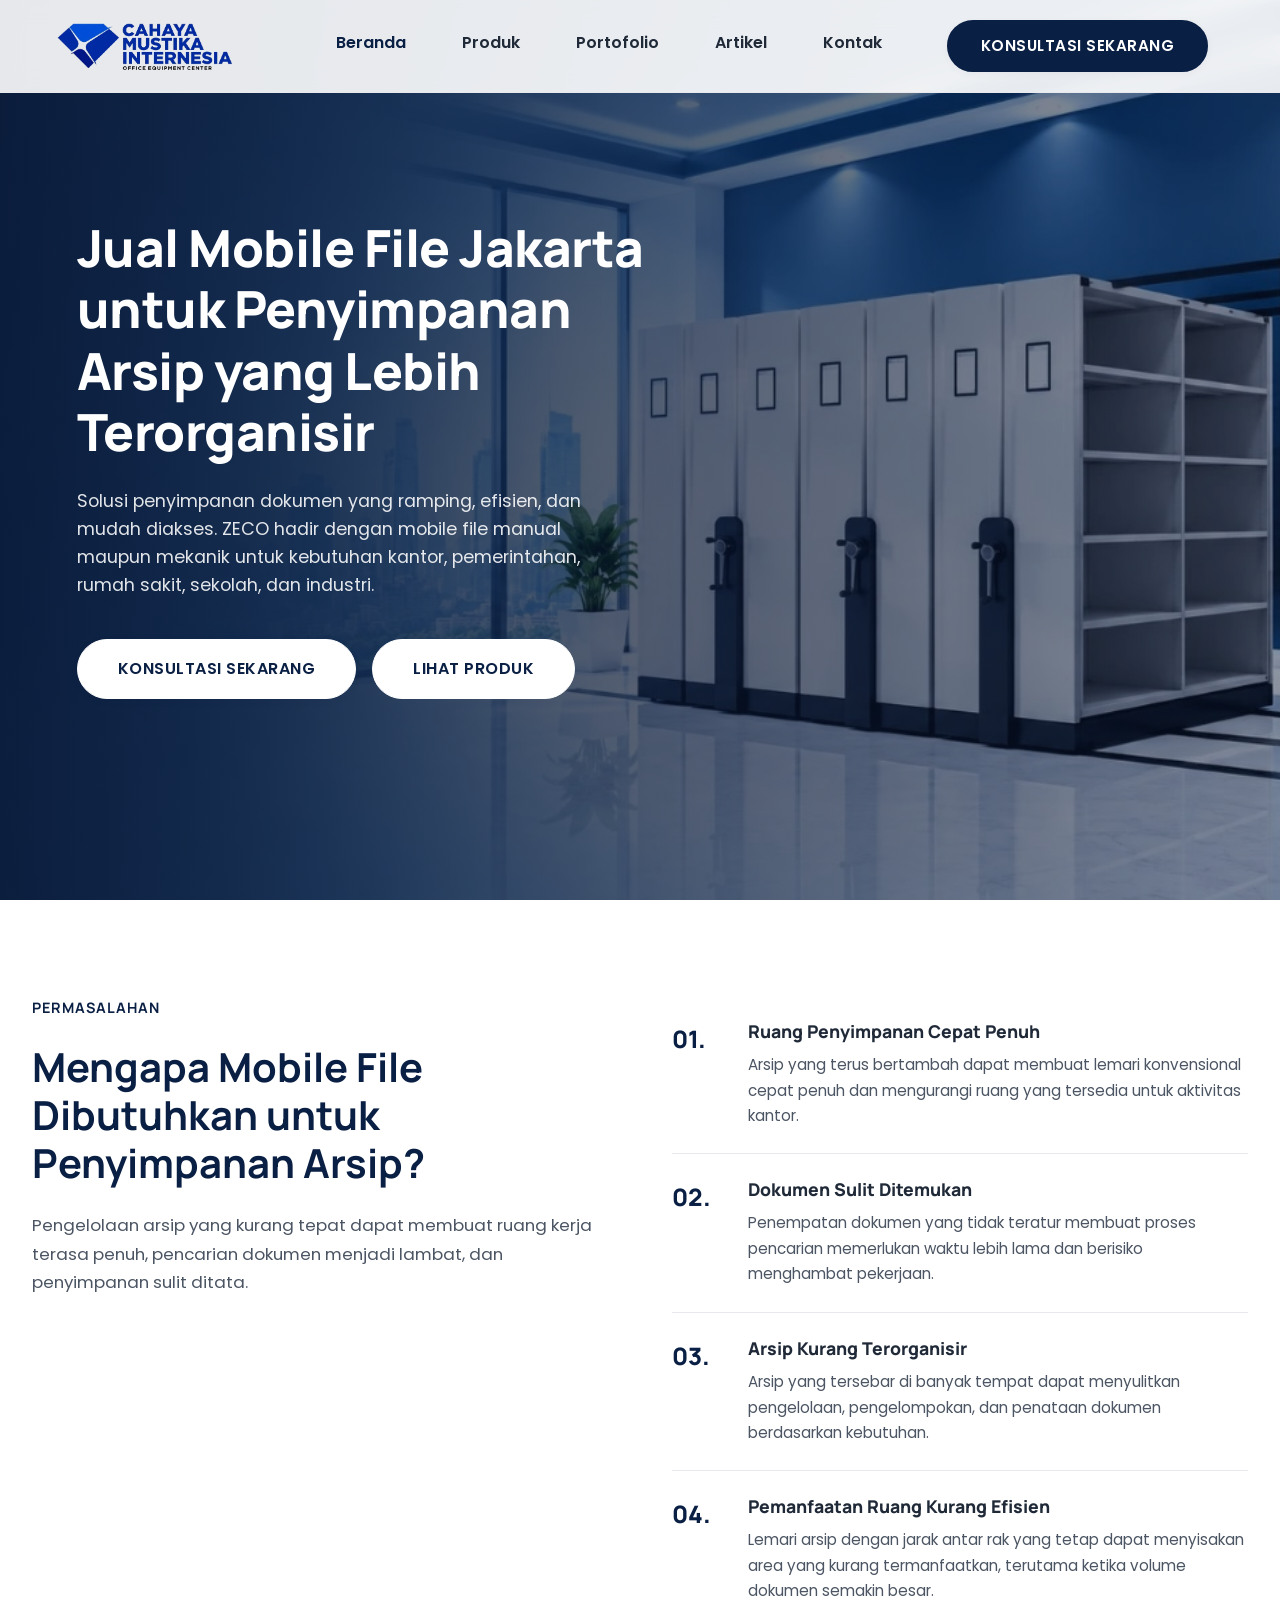
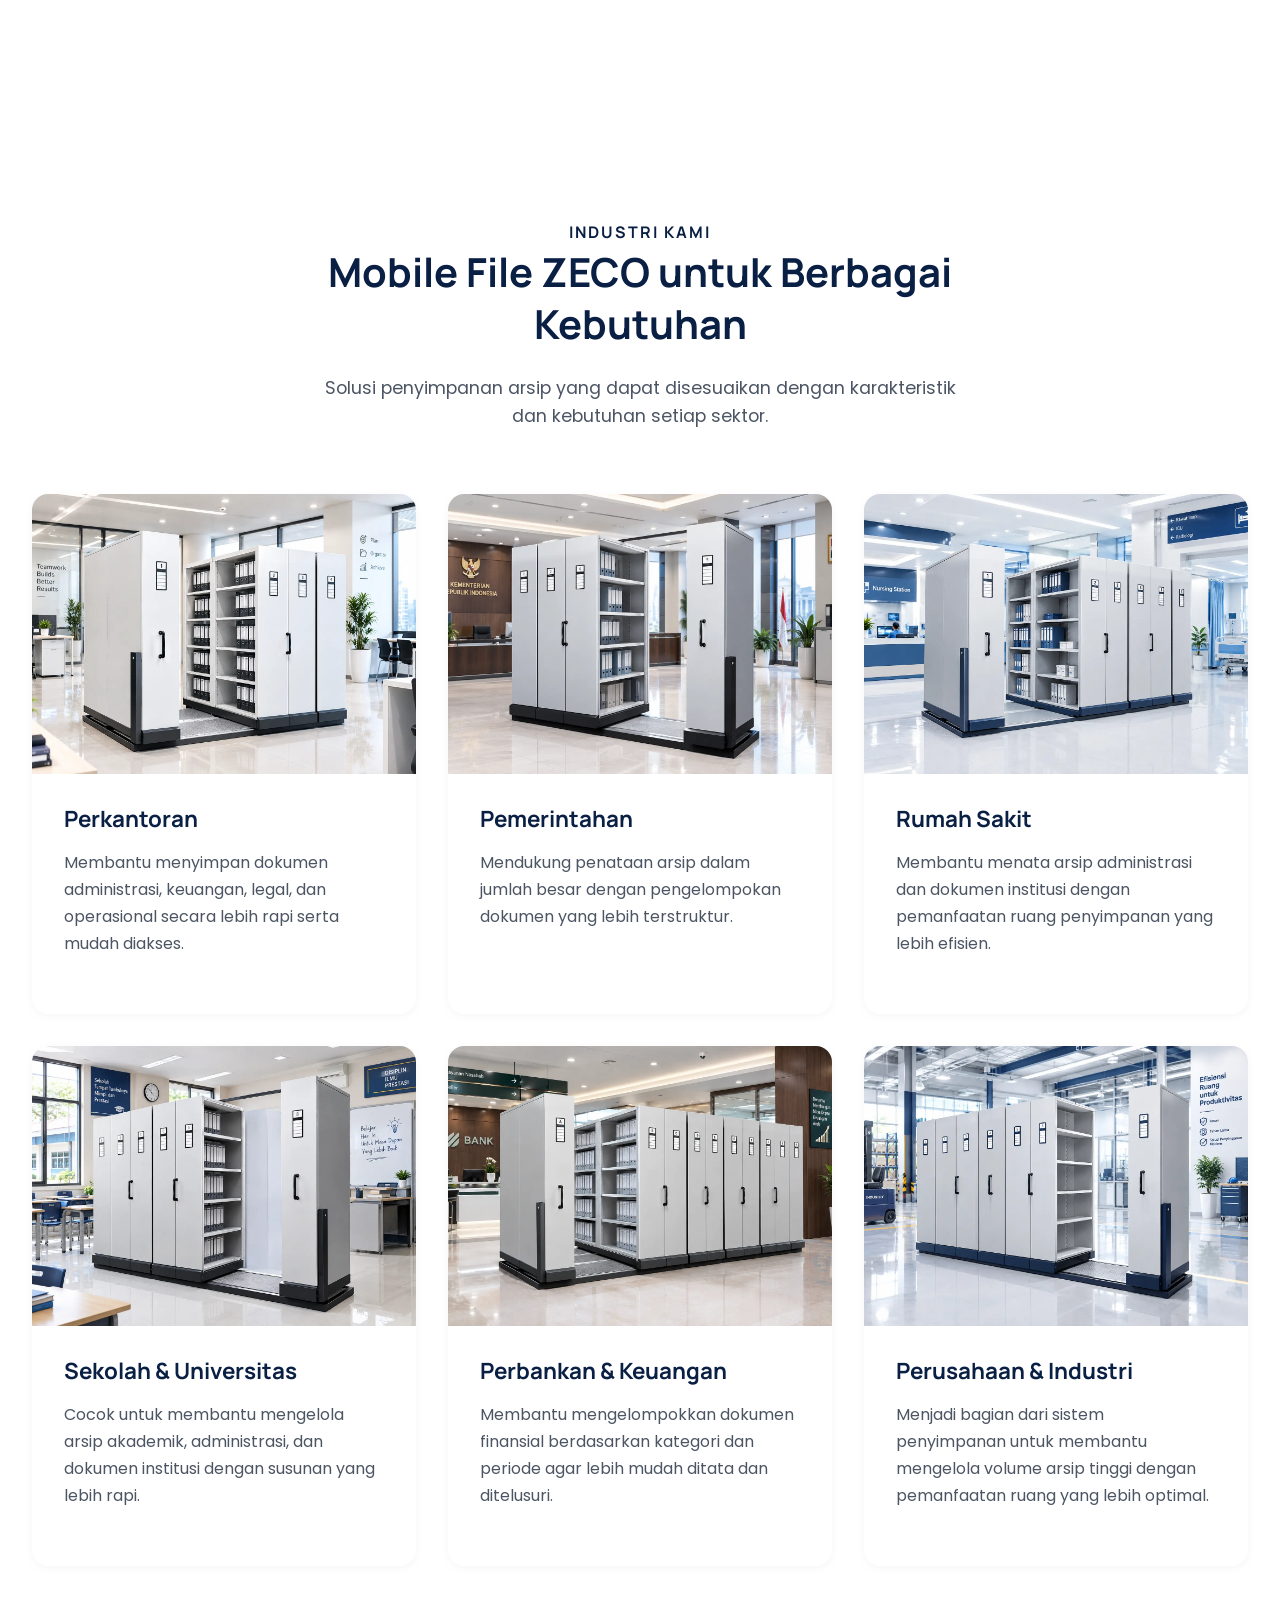
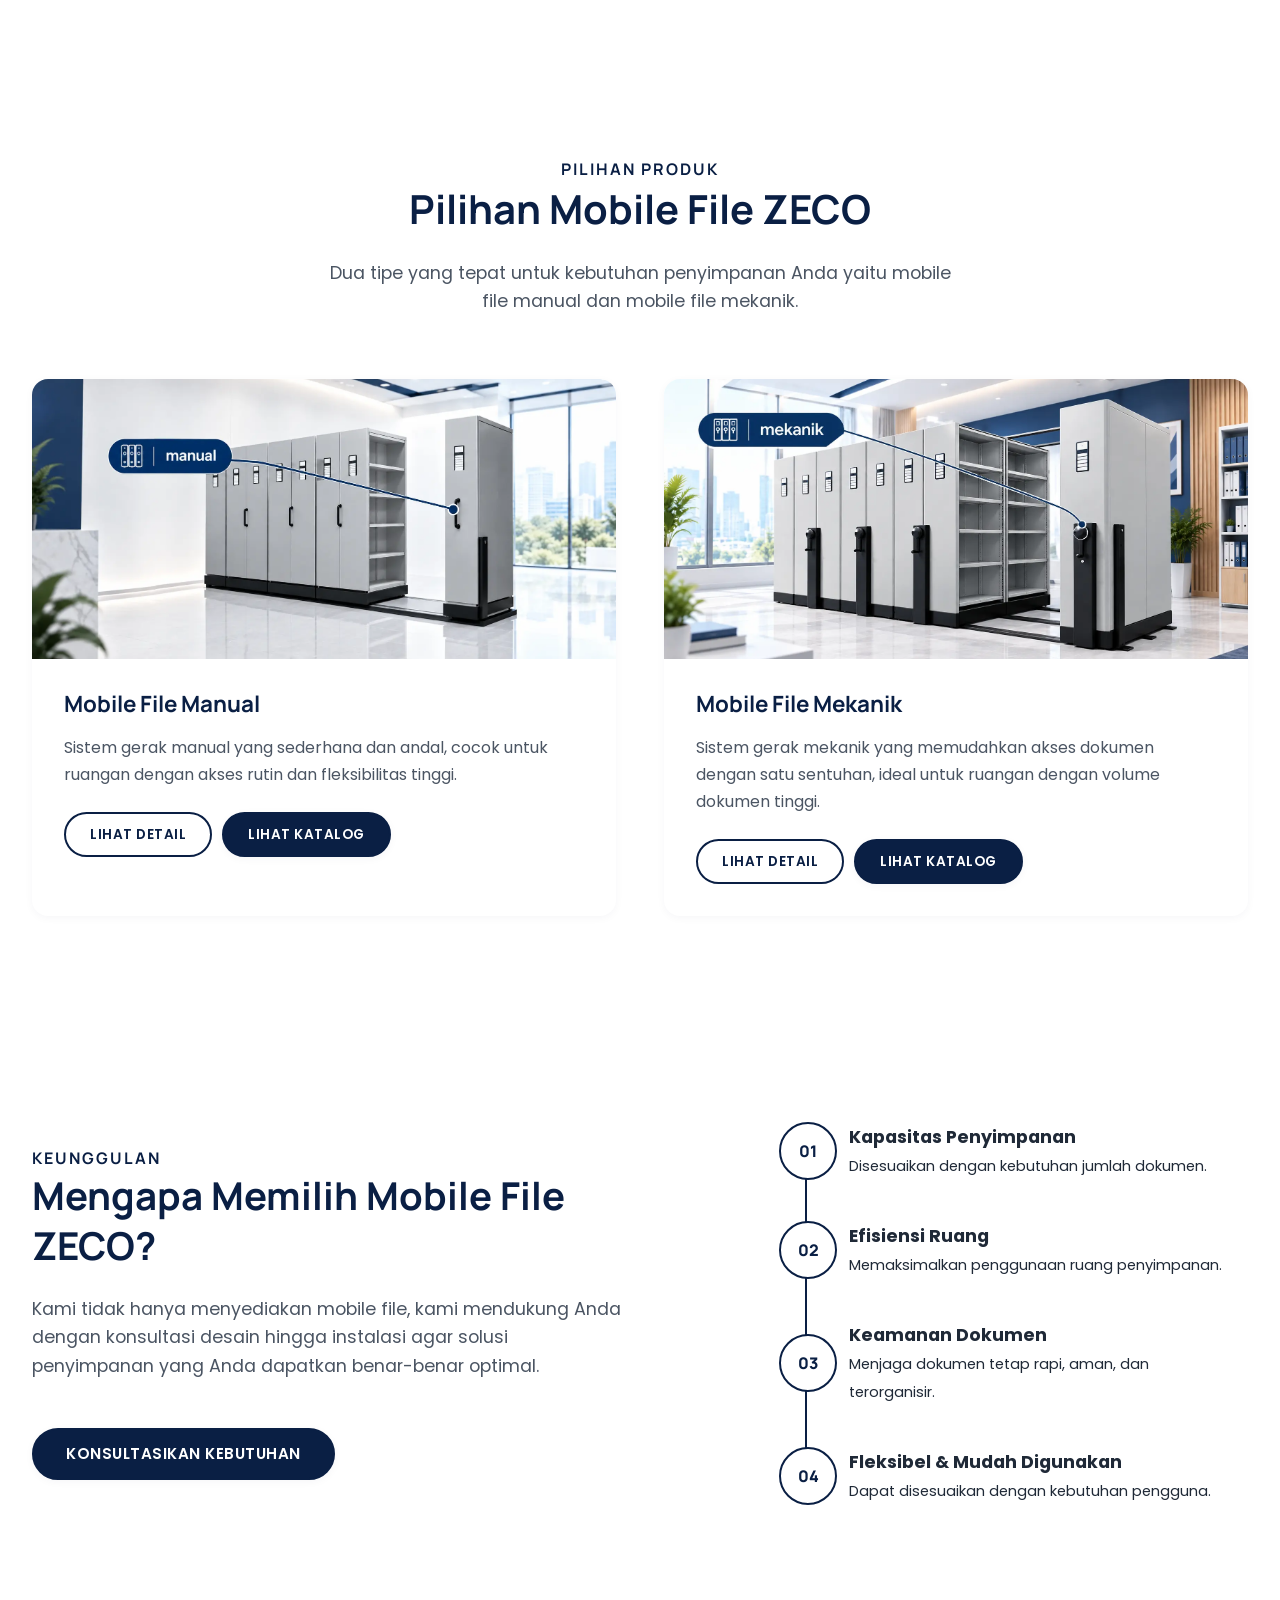
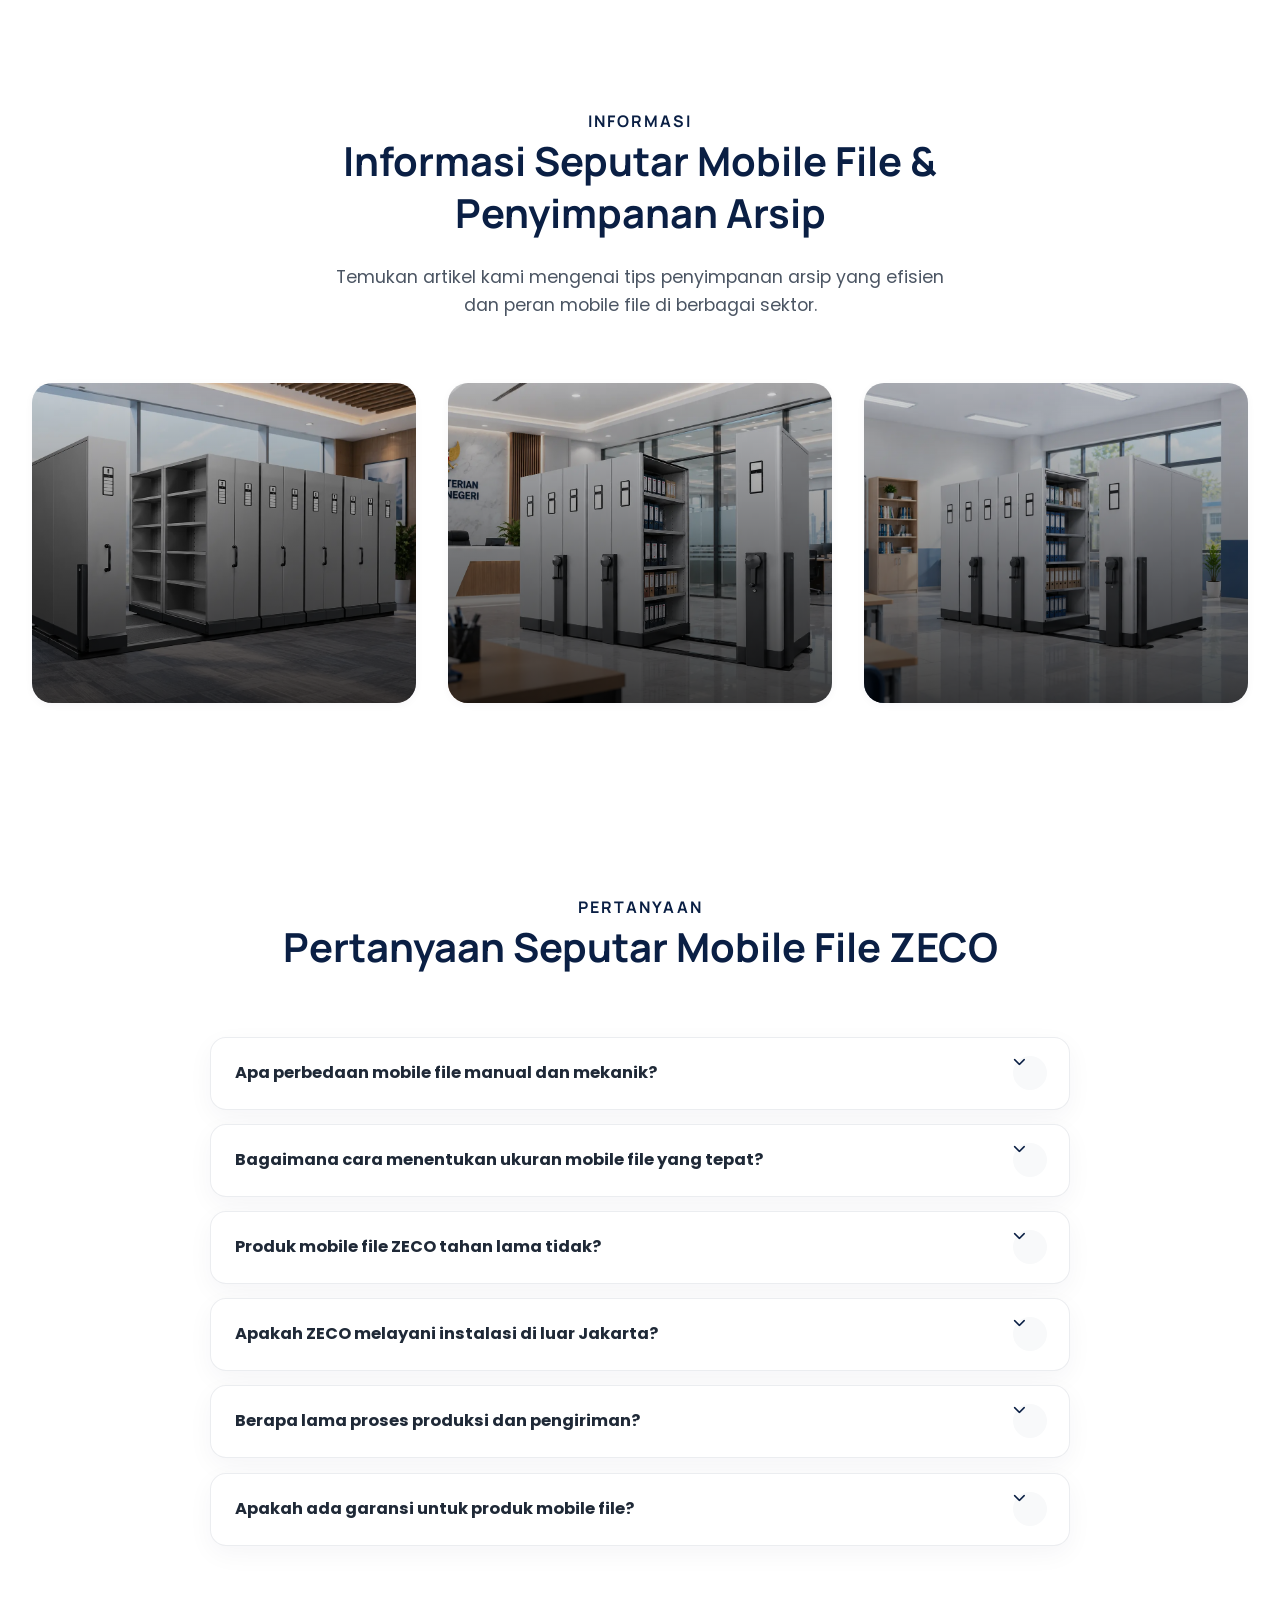
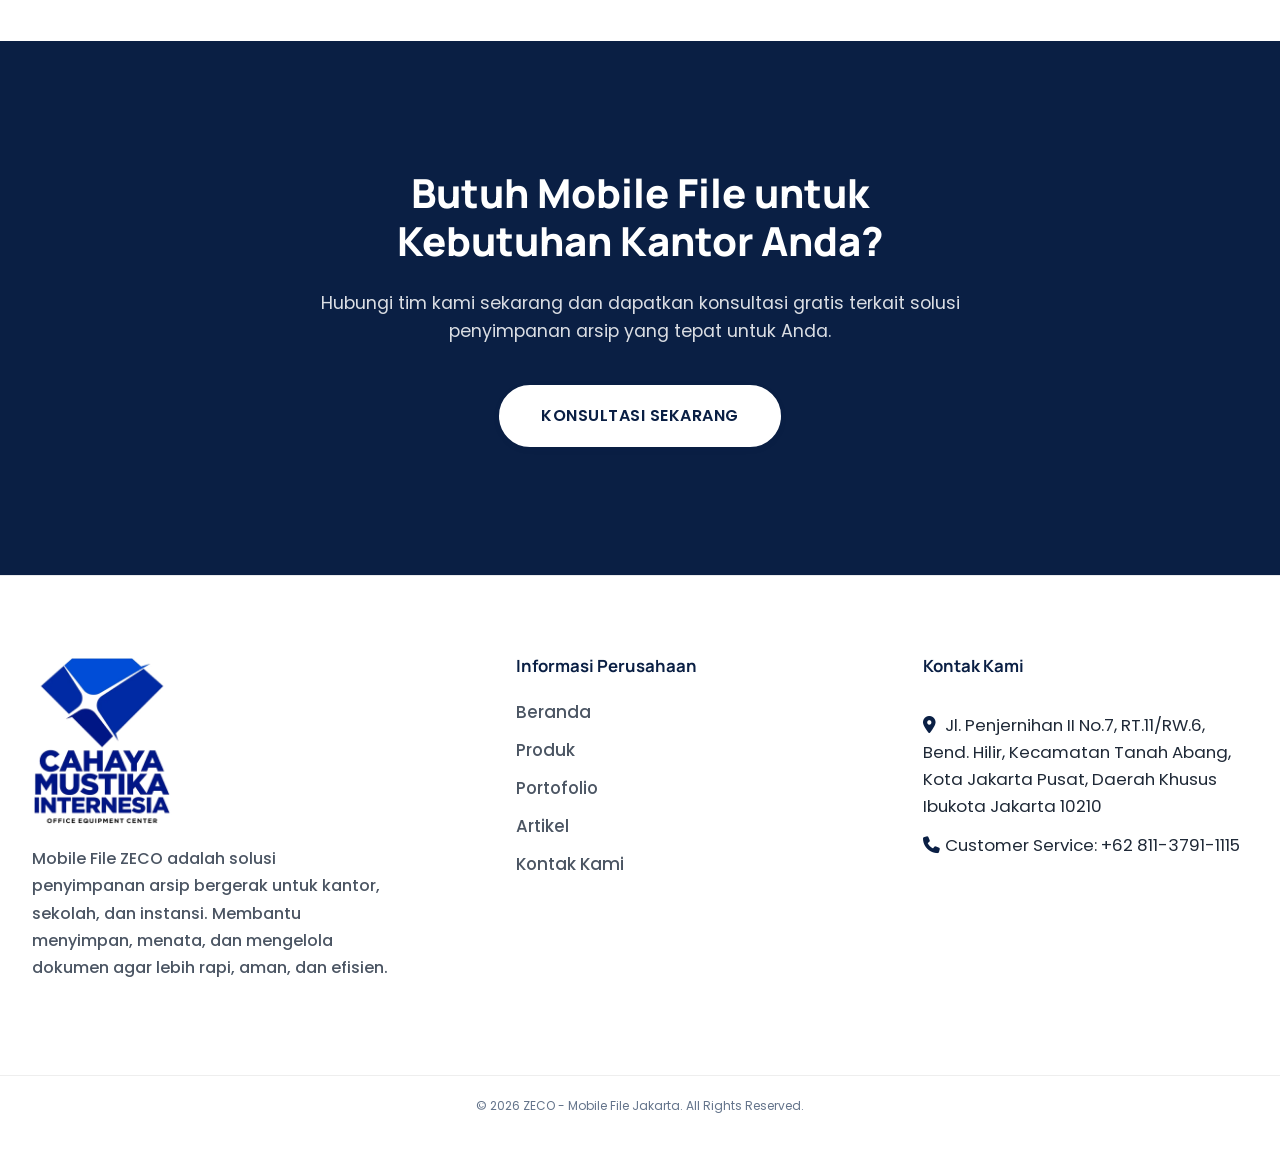
<file: index.html>
<!DOCTYPE html>
<html lang="id">

<head>
    <meta charset="UTF-8">
    <meta name="viewport" content="width=device-width, initial-scale=1.0">
    <meta name="description" content="Jual Mobile File Jakarta untuk Penyimpanan Arsip yang Lebih Terorganisir - ZECO">
    <title>Jual Mobile File Jakarta &mdash; ZECO</title>
    <link rel="preconnect" href="https://fonts.googleapis.com">
    <link rel="preconnect" href="https://fonts.gstatic.com" crossorigin>
    <link href="https://fonts.googleapis.com/css2?family=Manrope:wght@300;400;500;600;700;800&family=Poppins:wght@300;400;500;600;700&display=swap" rel="stylesheet">
    <link rel="stylesheet" href="style.css">
    <link rel="stylesheet" href="https://cdnjs.cloudflare.com/ajax/libs/font-awesome/6.5.0/css/all.min.css">
</head>

<body>
    <!-- Preloader -->
    <div id="preloader">
        <div class="preloader-spinner"></div>
    </div>

    <!-- Header / Navigation -->
    <header class="header" id="header">
        <div class="container header-inner">
            <a href="#home" class="logo" aria-label="ZECO Mobile File">
                <img src="images/logo-zeco-landscape.webp" alt="ZECO Mobile File" class="logo-img">
            </a>
            <nav class="navbar" id="navbar">
                <ul class="nav-menu">
                    <li class="nav-item"><a href="#home" class="nav-link active">Beranda</a></li>
                    <li class="nav-item"><a href="produk.html" class="nav-link">Produk</a></li>

                    <li class="nav-item"><a href="portofolio.html" class="nav-link">Portofolio</a></li>
<li class="nav-item">
    <a href="artikel.html" class="nav-link">Artikel</a>
</li>                    <li class="nav-item"><a href="kontak.html" class="nav-link">Kontak</a></li>
                </ul>
                <div class="nav-close" id="nav-close"><i class="fas fa-times"></i></div>
            </nav>
            <div class="nav-toggle" id="nav-toggle"><i class="fas fa-bars"></i></div>
            <a href="#contact" class="btn btn-primary nav-btn">Konsultasi Sekarang</a>
        </div>
    </header>

    <!-- Hero Section -->
    <section class="hero" id="home">
        <div class="hero-bg" role="img" aria-label="Mobile File ZECO - Solusi Penyimpanan Arsip"></div>
        <div class="hero-overlay"></div>
        <div class="container hero-inner">
            <div class="hero-text animate-on-scroll">
                <h1 class="hero-title">Jual Mobile File Jakarta untuk Penyimpanan Arsip yang Lebih Terorganisir</h1>
                <p class="hero-description">
                    Solusi penyimpanan dokumen yang ramping, efisien, dan mudah diakses.
                    ZECO hadir dengan mobile file manual maupun mekanik untuk kebutuhan
                    kantor, pemerintahan, rumah sakit, sekolah, dan industri.
                </p>
                <div class="hero-buttons">
                    <a href="#contact" class="btn btn-primary btn-lg">Konsultasi Sekarang</a>
                    <a href="#choices" class="btn btn-outline btn-lg">Lihat Produk</a>
                </div>
            </div>
        </div>
    </section>


    
    <!-- Permasalahan Section -->
    <section class="section problems" id="problems">
        <div class="container">
            <div class="problems-grid">
                <div class="problems-text animate-on-scroll">
                    <span class="label">Permasalahan</span>
                    <h2 class="problems-title">Mengapa Mobile File Dibutuhkan untuk Penyimpanan Arsip?</h2>
                    <p class="problems-description">
                        Pengelolaan arsip yang kurang tepat dapat membuat ruang kerja terasa penuh,
                        pencarian dokumen menjadi lambat, dan penyimpanan sulit ditata.
                    </p>
                </div>

                <div class="problems-list animate-on-scroll" style="animation-delay: 0.1s">
                    <div class="problem-item">
                        <span class="problem-number">01.</span>
                        <div class="problem-content">
                            <h3 class="problem-title">Ruang Penyimpanan Cepat Penuh</h3>
                            <p class="problem-description">
                                Arsip yang terus bertambah dapat membuat lemari konvensional cepat penuh
                                dan mengurangi ruang yang tersedia untuk aktivitas kantor.
                            </p>
                        </div>
                    </div>

                    <div class="problem-divider"></div>

                    <div class="problem-item">
                        <span class="problem-number">02.</span>
                        <div class="problem-content">
                            <h3 class="problem-title">Dokumen Sulit Ditemukan</h3>
                            <p class="problem-description">
                                Penempatan dokumen yang tidak teratur membuat proses pencarian memerlukan
                                waktu lebih lama dan berisiko menghambat pekerjaan.
                            </p>
                        </div>
                    </div>

                    <div class="problem-divider"></div>

                    <div class="problem-item">
                        <span class="problem-number">03.</span>
                        <div class="problem-content">
                            <h3 class="problem-title">Arsip Kurang Terorganisir</h3>
                            <p class="problem-description">
                                Arsip yang tersebar di banyak tempat dapat menyulitkan pengelolaan,
                                pengelompokan, dan penataan dokumen berdasarkan kebutuhan.
                            </p>
                        </div>
                    </div>

                    <div class="problem-divider"></div>

                    <div class="problem-item">
                        <span class="problem-number">04.</span>
                        <div class="problem-content">
                            <h3 class="problem-title">Pemanfaatan Ruang Kurang Efisien</h3>
                            <p class="problem-description">
                                Lemari arsip dengan jarak antar rak yang tetap dapat menyisakan area
                                yang kurang termanfaatkan, terutama ketika volume dokumen semakin besar.
                            </p>
                        </div>
                    </div>
                </div>
            </div>
        </div>
    </section>


    <!-- Mobile File ZECO untuk Berbagai Kebutuhan -->
    <section class="section industries" id="portfolio">
        <div class="container">
            <div class="section-header">
                <span class="section-subtitle">Industri Kami</span>
                <h2 class="section-title">Mobile File ZECO untuk Berbagai Kebutuhan</h2>
                <p class="section-description">
                    Solusi penyimpanan arsip yang dapat disesuaikan dengan karakteristik
                    dan kebutuhan setiap sektor.
                </p>
            </div>

            <div class="industries-grid">
                <article class="choice-card industry-choice-card animate-on-scroll industry-motion-left">
                    <div class="choice-image">
                        <img src="images/berbagai-kebutuhan-perkantoran.webp" alt="Mobile File untuk Perkantoran">
                    </div>
                    <div class="choice-content">
                        <h3 class="choice-title">Perkantoran</h3>
                        <p class="choice-description">
                            Membantu menyimpan dokumen administrasi, keuangan, legal, dan operasional
                            secara lebih rapi serta mudah diakses.
                        </p>
                    </div>
                </article>

                <article class="choice-card industry-choice-card animate-on-scroll industry-motion-up">
                    <div class="choice-image">
                        <img src="images/berbagai-kebutuhan-pemerintahan.webp" alt="Mobile File untuk Pemerintahan">
                    </div>
                    <div class="choice-content">
                        <h3 class="choice-title">Pemerintahan</h3>
                        <p class="choice-description">
                            Mendukung penataan arsip dalam jumlah besar dengan pengelompokan dokumen
                            yang lebih terstruktur.
                        </p>
                    </div>
                </article>

                <article class="choice-card industry-choice-card animate-on-scroll industry-motion-right">
                    <div class="choice-image">
                        <img src="images/berbagai-kebutuan-rumahsakit.webp" alt="Mobile File untuk Rumah Sakit">
                    </div>
                    <div class="choice-content">
                        <h3 class="choice-title">Rumah Sakit</h3>
                        <p class="choice-description">
                            Membantu menata arsip administrasi dan dokumen institusi dengan pemanfaatan
                            ruang penyimpanan yang lebih efisien.
                        </p>
                    </div>
                </article>

                <article class="choice-card industry-choice-card animate-on-scroll industry-motion-left">
                    <div class="choice-image">
                        <img src="images/berbagai-kebutuhan-sekolahdanuniversitas.webp" alt="Mobile File untuk Sekolah dan Universitas">
                    </div>
                    <div class="choice-content">
                        <h3 class="choice-title">Sekolah &amp; Universitas</h3>
                        <p class="choice-description">
                            Cocok untuk membantu mengelola arsip akademik, administrasi, dan dokumen
                            institusi dengan susunan yang lebih rapi.
                        </p>
                    </div>
                </article>

                <article class="choice-card industry-choice-card animate-on-scroll industry-motion-up">
                    <div class="choice-image">
                        <img src="images/berbagai-kebutuhan-perbankan2.webp" alt="Mobile File untuk Perbankan dan Keuangan">
                    </div>
                    <div class="choice-content">
                        <h3 class="choice-title">Perbankan &amp; Keuangan</h3>
                        <p class="choice-description">
                            Membantu mengelompokkan dokumen finansial berdasarkan kategori dan periode
                            agar lebih mudah ditata dan ditelusuri.
                        </p>
                    </div>
                </article>

                <article class="choice-card industry-choice-card animate-on-scroll industry-motion-right">
                    <div class="choice-image">
                        <img src="images/berbagai-kebutuhan-perusahaandanindustri.webp" alt="Mobile File untuk Perusahaan dan Industri">
                    </div>
                    <div class="choice-content">
                        <h3 class="choice-title">Perusahaan &amp; Industri</h3>
                        <p class="choice-description">
                            Menjadi bagian dari sistem penyimpanan untuk membantu mengelola volume
                            arsip tinggi dengan pemanfaatan ruang yang lebih optimal.
                        </p>
                    </div>
                </article>
            </div>
        </div>
    </section>


    <!-- Pilihan Mobile File ZECO -->
    <section class="section choices" id="choices">
        <div class="container">
            <div class="section-header">
                <span class="section-subtitle">Pilihan Produk</span>
                <h2 class="section-title">Pilihan Mobile File ZECO</h2>
                <p class="section-description">
                    Dua tipe yang tepat untuk kebutuhan penyimpanan Anda yaitu
                    mobile file manual dan mobile file mekanik.
                </p>
            </div>

            <div class="choices-grid">
                <div class="choice-card animate-on-scroll" id="manual">
                    <div class="choice-image">
                        <img src="images/pilihan-mobile-file-manual.webp" alt="Mobile File Manual ZECO">
                    </div>
                    <div class="choice-content">
                        <h3 class="choice-title">Mobile File Manual</h3>
                        <p class="choice-description">
                            Sistem gerak manual yang sederhana dan andal, cocok untuk
                            ruangan dengan akses rutin dan fleksibilitas tinggi.
                        </p>
                        <div class="choice-actions" style="display: flex; gap: 10px; flex-wrap: wrap;">
                            <button type="button" class="btn btn-outline btn-sm" data-modal="product-manual">Lihat Detail</button>
                            <a href="produk.html#manual" class="btn btn-primary btn-sm">Lihat Katalog</a>
                        </div>
                    </div>
                </div>

                <div class="choice-card animate-on-scroll" id="mekanik" style="animation-delay: 0.2s">
                    <div class="choice-image">
                        <img src="images/pilihan-mobile-file-mekanik.webp" alt="Mobile File Mekanik ZECO">
                    </div>
                    <div class="choice-content">
                        <h3 class="choice-title">Mobile File Mekanik</h3>
                        <p class="choice-description">
                            Sistem gerak mekanik yang memudahkan akses dokumen dengan
                            satu sentuhan, ideal untuk ruangan dengan volume dokumen
                            tinggi.
                        </p>
                        <div class="choice-actions" style="display: flex; gap: 10px; flex-wrap: wrap;">
                            <button type="button" class="btn btn-outline btn-sm" data-modal="product-mekanik">Lihat Detail</button>
                            <a href="produk.html#mekanik" class="btn btn-primary btn-sm">Lihat Katalog</a>
                        </div>
                    </div>
                </div>
            </div>
        </div>
    </section>


    <!-- Mengapa Memilih Mobile File ZECO? -->
    <section class="section why-choose" id="why-choose">
        <div class="container">
            <div class="why-grid">
                <div class="why-text animate-on-scroll">
                    <span class="section-subtitle">Keunggulan</span>
                    <h2 class="section-title why-title">Mengapa Memilih Mobile File ZECO?</h2>
                    <p class="section-description">
                        Kami tidak hanya menyediakan mobile file, kami mendukung
                        Anda dengan konsultasi desain hingga instalasi agar solusi
                        penyimpanan yang Anda dapatkan benar-benar optimal.
                    </p>
                    <a href="#contact" class="btn btn-primary">Konsultasikan Kebutuhan</a>
                </div>

                                <div class="why-checklist animate-on-scroll" style="animation-delay: 0.2s">
                    <ul class="checklist">
    <li class="checklist-item">
        <i>01</i>
        <span>
            <strong>Kapasitas Penyimpanan</strong><br>
            <small>Disesuaikan dengan kebutuhan jumlah dokumen.</small>
        </span>
    </li>

    <li class="checklist-item">
        <i>02</i>
        <span>
            <strong>Efisiensi Ruang</strong><br>
            <small>Memaksimalkan penggunaan ruang penyimpanan.</small>
        </span>
    </li>

    <li class="checklist-item">
        <i>03</i>
        <span>
            <strong>Keamanan Dokumen</strong><br>
            <small>Menjaga dokumen tetap rapi, aman, dan terorganisir.</small>
        </span>
    </li>

    <li class="checklist-item">
        <i>04</i>
        <span>
            <strong>Fleksibel &amp; Mudah Digunakan</strong><br>
            <small>Dapat disesuaikan dengan kebutuhan pengguna.</small>
        </span>
    </li>
</ul>
                </div>
            </div>
        </div>
    </section>


    <!-- Artikel Section -->
    <section class="section articles" id="articles">
        <div class="container">
            <div class="section-header">
                <span class="section-subtitle">Informasi</span>
                <h2 class="section-title">Informasi Seputar Mobile File &amp; Penyimpanan Arsip</h2>
                <p class="section-description">
                    Temukan artikel kami mengenai tips penyimpanan arsip yang
                    efisien dan peran mobile file di berbagai sektor.
                </p>
            </div>

            <div class="articles-grid">
                <div class="article-card animate-on-scroll">
                    <div class="article-image">
                        <img src="images/artikel-5-tips.webp" alt="Tips Penyimpanan Arsip Kantor">
                    </div>
                    <div class="article-content">
                        <h3 class="article-title">5 Tips Efisien Mengatur Arsip Dokumen di Kantor</h3>
                        <p class="article-description">
                            Pelajari cara mengoptimalkan ruang penyimpanan kantor
                            dengan mobile file dan sistem pengindeksan yang tepat.
                        </p>
                        <button type="button" class="article-link" data-modal="article-1">Baca Artikel <i class="fas fa-arrow-right"></i></button>
                    </div>
                </div>

                <div class="article-card animate-on-scroll" style="animation-delay: 0.1s">
                    <div class="article-image">
                        <img src="images/artikel-manfaat-mobilefile.webp" alt="Mobile File untuk Institusi Pemerintah">
                    </div>
                    <div class="article-content">
                        <h3 class="article-title">Manfaat Mobile File untuk Institusi Pemerintah</h3>
                        <p class="article-description">
                            Mengapa mobile file menjadi solusi ideal untuk
                            pengelolaan dokumen di lingkungan pemerintahan.
                        </p>
                        <button type="button" class="article-link" data-modal="article-2">Baca Artikel <i class="fas fa-arrow-right"></i></button>
                    </div>
                </div>

                <div class="article-card animate-on-scroll" style="animation-delay: 0.2s">
                    <div class="article-image">
                        <img src="images/artikel-panduan-perawatan.webp" alt="Perawatan Mobile File yang Benar">
                    </div>
                    <div class="article-content">
                        <h3 class="article-title">Panduan Perawatan Mobile File agar Tahan Lama</h3>
                        <p class="article-description">
                            Langkah sederhana untuk memastikan mobile file Anda
                            tetap optimal dan tahan lama dipakai.
                        </p>
                        <button type="button" class="article-link" data-modal="article-3">Baca Artikel <i class="fas fa-arrow-right"></i></button>
                    </div>
                </div>
            </div>
        </div>
    </section>


    <!-- FAQ Section -->
    <section class="section faq" id="faq">
        <div class="container">
            <div class="section-header">
                <span class="section-subtitle">Pertanyaan</span>
                <h2 class="section-title">Pertanyaan Seputar Mobile File ZECO</h2>
            </div>

            <div class="faq-container">
                <div class="faq-item">
                    <div class="faq-question">
                        <span>Apa perbedaan mobile file manual dan mekanik?</span>
                        <i class="fas fa-chevron-down faq-icon"></i>
                    </div>
                    <div class="faq-answer">
                        <p>Mobile file manual digerakkan secara langsung oleh pengguna,
                            sedangkan mobile file mekanik menggunakan mekanisme roda
                            gigi atau sistem gesek untuk perpindahan yang lebih halus
                            dan mudah.</p>
                    </div>
                </div>

                <div class="faq-divider"></div>

                <div class="faq-item">
                    <div class="faq-question">
                        <span>Bagaimana cara menentukan ukuran mobile file yang tepat?</span>
                        <i class="fas fa-chevron-down faq-icon"></i>
                    </div>
                    <div class="faq-answer">
                        <p>Kami memberikan konsultasi gratis untuk menghitung
                            kebutuhan kapasitas, dimensi ruangan, dan jenis dokumen
                                                        agar mobile file yang dipilih memenuhi kebutuhan Anda.</p>
                    </div>
                </div>

                <div class="faq-divider"></div>

                <div class="faq-item">
                    <div class="faq-question">
                        <span>Produk mobile file ZECO tahan lama tidak?</span>
                        <i class="fas fa-chevron-down faq-icon"></i>
                    </div>
                    <div class="faq-answer">
                        <p>Ya. Mobile file ZECO dirancang menggunakan bahan
                            premium yang tahan lama, dilengkapi dengan sistem
                            melintas yang licin dan awut terukur untuk penggunaan
                            intensif.</p>
                    </div>
                </div>

                <div class="faq-divider"></div>

                <div class="faq-item">
                    <div class="faq-question">
                        <span>Apakah ZECO melayani instalasi di luar Jakarta?</span>
                        <i class="fas fa-chevron-down faq-icon"></i>
                    </div>
                    <div class="faq-answer">
                        <p>ZECO melayani penyampaian dan instalasi mobile file
                            ke seluruh wilayah Jabodetabek dan kota-kota besar
                            di Indonesia. Silakan konsultasi wilayah Anda.</p>
                    </div>
                </div>

                <div class="faq-divider"></div>

                <div class="faq-item">
                    <div class="faq-question">
                        <span>Berapa lama proses produksi dan pengiriman?</span>
                        <i class="fas fa-chevron-down faq-icon"></i>
                    </div>
                    <div class="faq-answer">
                        <p>Produksi standar membutuhkan 4-6 minggu, sedangkan
                            pengiriman dan instalasi memakan waktu 1-2 minggu
                            tergantung lokasi. Kami juga menyediakan opsi ekspres.</p>
                    </div>
                </div>

                <div class="faq-divider"></div>

                <div class="faq-item">
                    <div class="faq-question">
                        <span>Apakah ada garansi untuk produk mobile file?</span>
                        <i class="fas fa-chevron-down faq-icon"></i>
                    </div>
                    <div class="faq-answer">
                        <p>ZECO memberikan garansi struktural selama 3 tahun dan
                            garansi mekanik selama 1 tahun untuk semua produk
                            mobile file kami.</p>
                    </div>
                </div>
            </div>
        </div>
    </section>

    <!-- Detail & Informasi Modals -->
    <div class="modal-overlay" id="modalOverlay" aria-hidden="true">
        <div class="modal" role="dialog" aria-modal="true" aria-labelledby="modalTitle">
            <button type="button" class="modal-close" id="modalClose" aria-label="Tutup">
                <i class="fas fa-times"></i>
            </button>
            <span class="modal-label" id="modalLabel">Informasi</span>
            <h2 class="modal-title" id="modalTitle">Detail</h2>
            <div class="modal-body" id="modalBody"></div>
        </div>
    </div>

    <!-- Modal Data -->
    <div class="modal-data" aria-hidden="true">
        <div data-modal-id="product-manual" data-label="Detail Produk" data-title="Mobile File Manual">
            <p>Sistem rak bergerak yang dioperasikan secara manual. Pilihan ini sesuai untuk kebutuhan penyimpanan dengan penggunaan rutin dan pengoperasian yang sederhana.</p>
            <ul><li>Pengoperasian manual</li><li>Konfigurasi rak dapat disesuaikan</li><li>Cocok untuk berbagai jenis arsip</li></ul>
        </div>
        <div data-modal-id="product-mekanik" data-label="Detail Produk" data-title="Mobile File Mekanik">
            <p>Sistem rak bergerak dengan mekanisme yang membantu proses perpindahan rak agar akses dokumen lebih praktis.</p>
            <ul><li>Pengoperasian dengan mekanisme penggerak</li><li>Akses rak lebih praktis</li><li>Cocok untuk volume arsip yang tinggi</li></ul>
        </div>

        <div data-modal-id="article-1" data-label="Informasi" data-title="5 Tips Efisien Mengatur Arsip Dokumen di Kantor">
            <p>Mulai dengan mengelompokkan arsip berdasarkan kategori, tentukan sistem indeks yang konsisten, beri label pada rak, lakukan pemilahan berkala, dan manfaatkan ruang secara vertikal maupun horizontal.</p>
        </div>
        <div data-modal-id="article-2" data-label="Informasi" data-title="Manfaat Mobile File untuk Institusi Pemerintah">
            <p>Penggunaan mobile file dapat membantu instansi mengelola arsip dalam jumlah besar dengan susunan yang lebih terpusat, teratur, dan mudah diakses sesuai kebutuhan.</p>
        </div>
        <div data-modal-id="article-3" data-label="Informasi" data-title="Panduan Perawatan Mobile File agar Tahan Lama">
            <p>Lakukan pemeriksaan berkala pada roda atau mekanisme, jaga jalur pergerakan tetap bersih, hindari beban berlebih, dan segera periksa bagian yang terasa tidak normal.</p>
        </div>
    </div>

    <!-- CTA Section -->
    <section class="section cta" id="contact">
        <div class="container cta-content">
            <h2 class="cta-title">Butuh Mobile File untuk Kebutuhan Kantor Anda?</h2>
            <p class="cta-description">
                Hubungi tim kami sekarang dan dapatkan konsultasi gratis terkait
                solusi penyimpanan arsip yang tepat untuk Anda.
            </p>
            <a href="#contact" class="btn btn-primary btn-lg">Konsultasi Sekarang</a>
        </div>
    </section>


 <!-- Footer -->
<footer class="footer">
    <div class="container footer-inner">

        <div class="footer-col footer-brand">
            <div class="footer-logo">
                <img src="images/logo-footer.webp" alt="ZECO Mobile File - Cahaya Mustika Indonesia">
            </div>

            <p class="footer-description">
                Mobile File ZECO adalah solusi penyimpanan arsip bergerak
                untuk kantor, sekolah, dan instansi. Membantu menyimpan,
                menata, dan mengelola dokumen agar lebih rapi, aman, dan
                efisien.
            </p>

            <div class="social-links">
                <a href="#"><i class="fab fa-whatsapp"></i></a>
                <a href="#"><i class="fab fa-instagram"></i></a>
                <a href="#"><i class="fab fa-linkedin-in"></i></a>
            </div>
        </div>

        <div class="footer-column">
            <h3>Informasi Perusahaan</h3>

            <ul>
                <li><a href="#home">Beranda</a></li>
                <li><a href="produk.html">Produk</a></li>
                <li><a href="portofolio.html">Portofolio</a></li>
                <li><a href="/artikel">Artikel</a></li>
                <li><a href="#contact">Kontak Kami</a></li>
            </ul>
        </div>

        <div class="footer-column footer-contact">
            <h3>Kontak Kami</h3>

            <p>
                <i class="fas fa-map-marker-alt"></i>
                <span>
                    Jl. Penjernihan II No.7, RT.11/RW.6,
                    Bend. Hilir, Kecamatan Tanah Abang,
                    Kota Jakarta Pusat, Daerah Khusus Ibukota Jakarta 10210
                </span>
            </p>

            <p>
                <i class="fas fa-phone"></i>
                <span>
                    Customer Service: +62 811-3791-1115
                </span>
            </p>
        </div>

    </div>

    <!-- Copyright -->
    <div class="footer-bottom">
        <p class="footer-copyright">
            &copy; 2026 ZECO - Mobile File Jakarta. All Rights Reserved.
        </p>
    </div>
</footer>

    <!-- Back to Top -->
    <div class="back-to-top" id="backToTop">
        <i class="fas fa-arrow-up"></i>
    </div>

    <script src="script.js"></script>
</body>

</html>
</file>
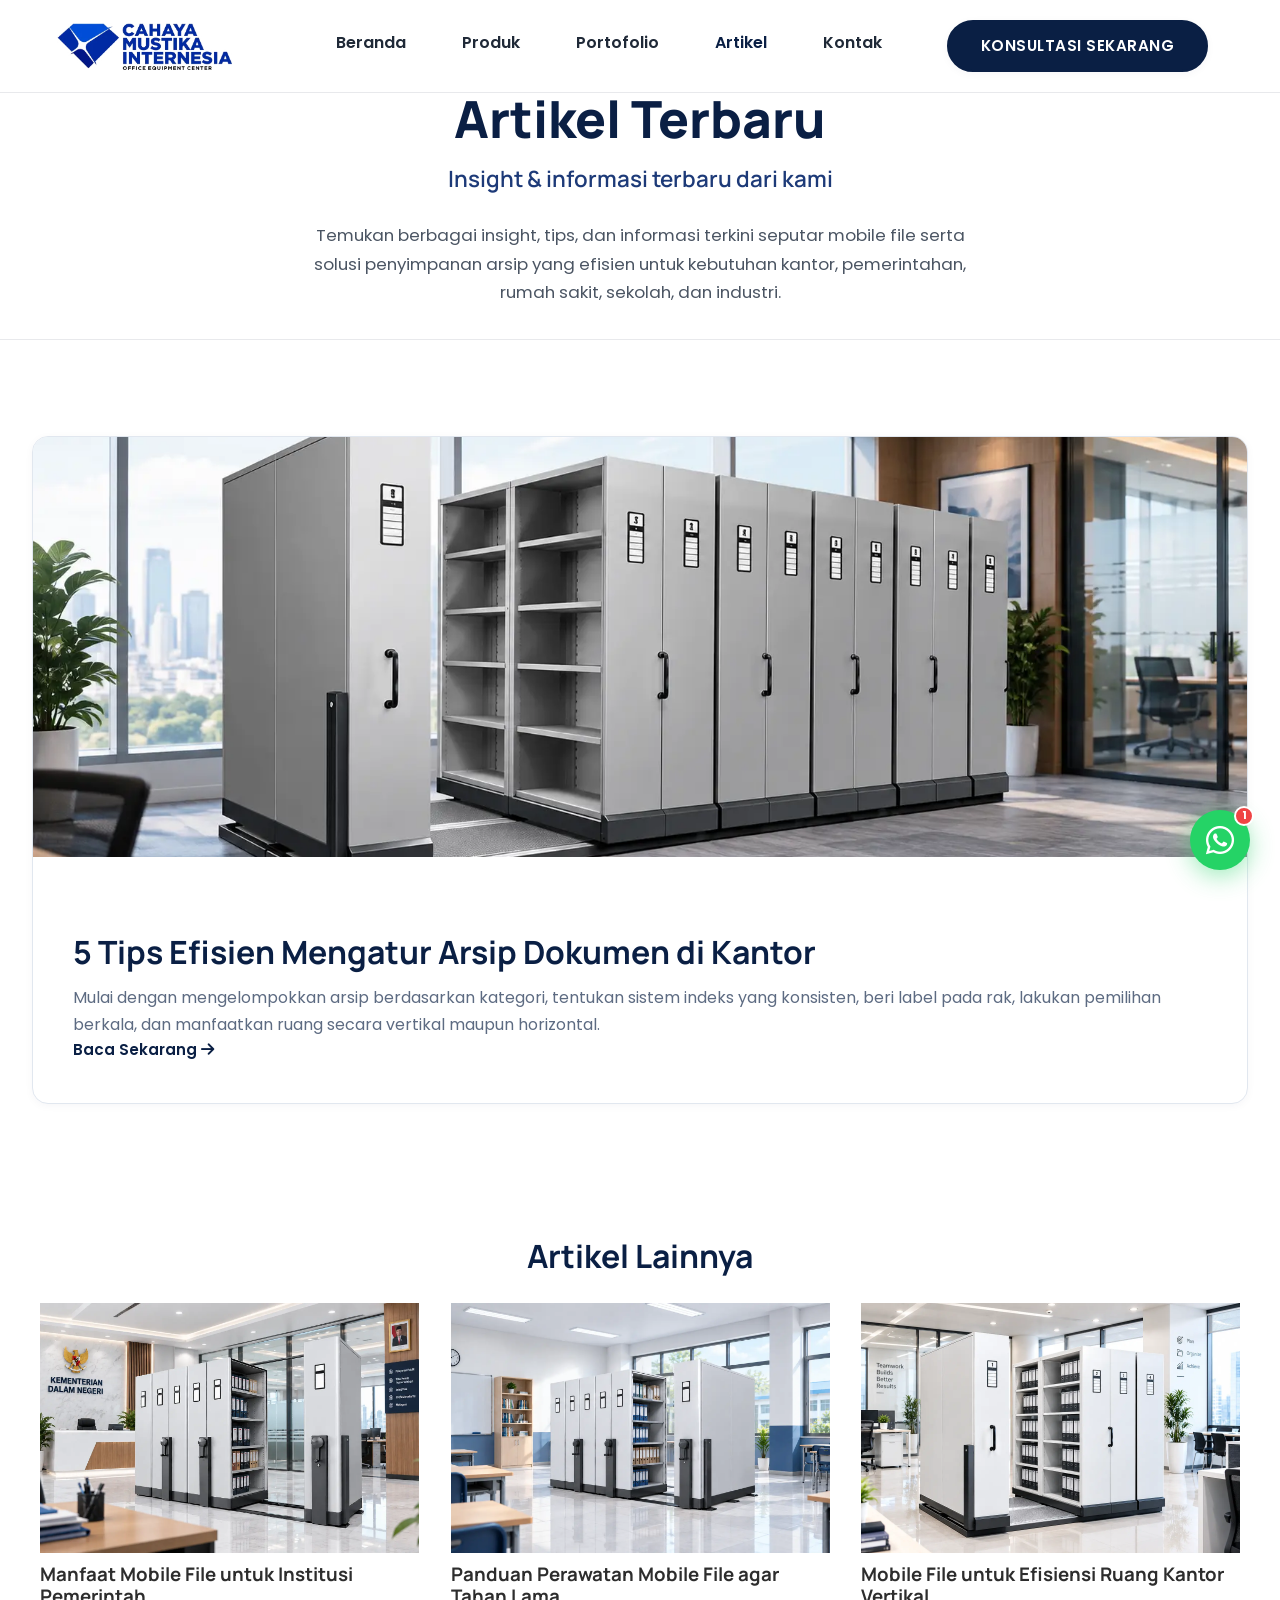
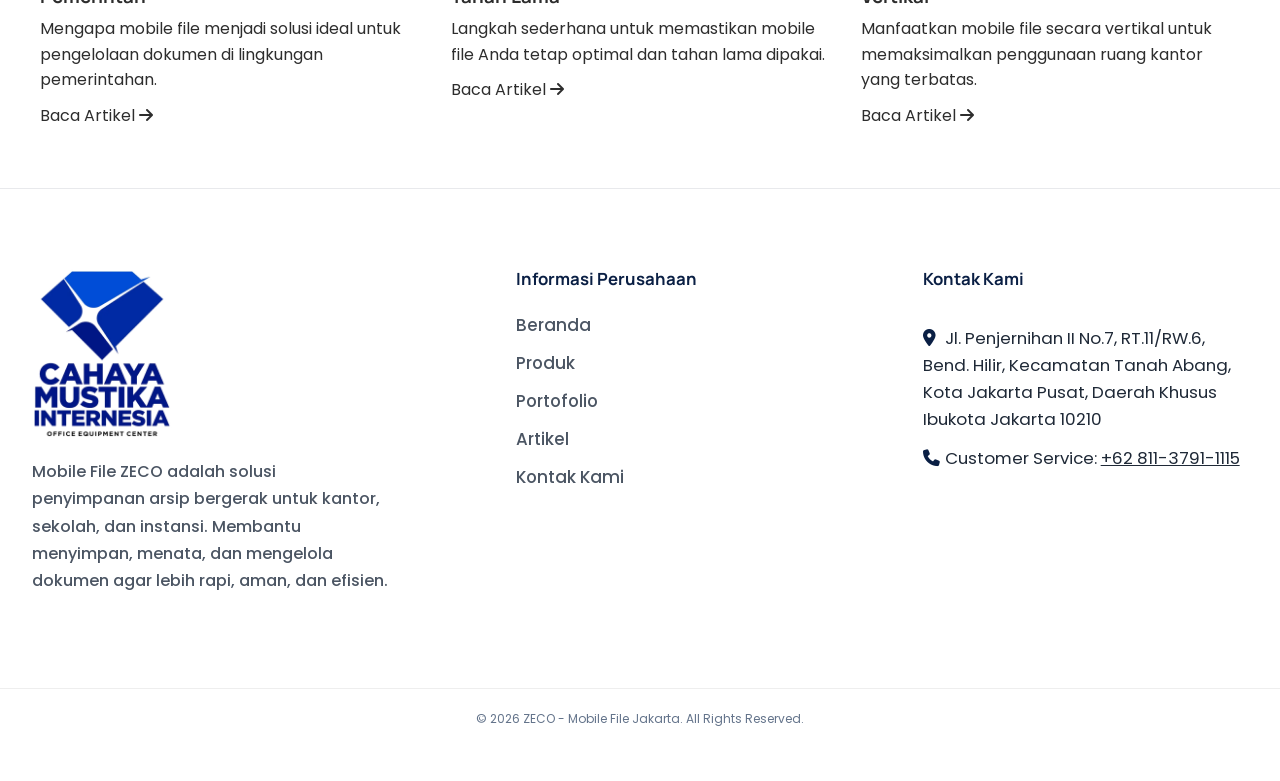
<file: artikel.html>
<!DOCTYPE html>
<html lang="id">

<head>
    <meta charset="UTF-8">
    <meta name="viewport" content="width=device-width, initial-scale=1.0">
    <meta name="description" content="Artikel terbaru seputar mobile file, tips penyimpanan arsip, dan solusi efisien untuk kantor, pemerintahan, rumah sakit, sekolah, dan industri di Jakarta.">
    <title>Artikel - ZECO Mobile File Jakarta</title>
    <link rel="preconnect" href="https://fonts.googleapis.com">
    <link rel="preconnect" href="https://fonts.gstatic.com" crossorigin>
    <link href="https://fonts.googleapis.com/css2?family=Manrope:wght@300;400;500;600;700;800&family=Poppins:wght@300;400;500;600;700&display=swap" rel="stylesheet">
    <link rel="stylesheet" href="style.css">
    <link rel="stylesheet" href="https://cdnjs.cloudflare.com/ajax/libs/font-awesome/6.5.0/css/all.min.css">
</head>

<body class="article-page">
    <!-- Preloader -->
    <div id="preloader">
        <div class="preloader-spinner"></div>
    </div>

    <!-- Header / Navigation -->
    <header class="header" id="header">
        <div class="container header-inner">
            <a href="index.html" class="logo" aria-label="ZECO Mobile File">
                <img src="images/logo-zeco-landscape.webp" alt="ZECO Mobile File" class="logo-img">
            </a>
            <nav class="navbar" id="navbar">
                <ul class="nav-menu">
                    <li class="nav-item"><a href="index.html" class="nav-link">Beranda</a></li>
                    <li class="nav-item"><a href="produk.html" class="nav-link">Produk</a></li>
                    <li class="nav-item"><a href="portofolio.html" class="nav-link">Portofolio</a></li>
                    <li class="nav-item"><a href="artikel.html" class="nav-link active">Artikel</a></li>
                    <li class="nav-item"><a href="index.html#contact" class="nav-link">Kontak</a></li>
                </ul>
                <div class="nav-close" id="nav-close"><i class="fas fa-times"></i></div>
            </nav>
            <div class="nav-toggle" id="nav-toggle"><i class="fas fa-bars"></i></div>
            <a href="index.html#contact" class="btn btn-primary nav-btn">Konsultasi Sekarang</a>
        </div>
    </header>

    <!-- Page Title -->
    <section class="section article-page-hero">
        <div class="container">
            <div class="article-page-header" data-reveal="up">
                <h1 class="article-page-title">Artikel Terbaru</h1>
                <p class="article-page-subtitle">Insight &amp; informasi terbaru dari kami</p>
                <p class="article-page-description">
                    Temukan berbagai insight, tips, dan informasi terkini seputar
                    mobile file serta solusi penyimpanan arsip yang efisien untuk
                    kebutuhan kantor, pemerintahan, rumah sakit, sekolah, dan industri.
                </p>
            </div>
        </div>
    </section>

    <!-- Featured Article -->
    <section class="section article-feature-section">
        <div class="container">
            <div class="article-feature" data-reveal="up">
                <div class="article-feature-content">
                    <div class="article-feature-meta">
                        <span class="article-feature-category">Tips &amp; Trik</span>
                        
                    </div>
                    <h2 class="article-feature-title">5 Tips Efisien Mengatur Arsip Dokumen di Kantor</h2>
                    <p class="article-feature-description">
                        Mulai dengan mengelompokkan arsip berdasarkan kategori,
                        tentukan sistem indeks yang konsisten, beri label pada rak,
                        lakukan pemilihan berkala, dan manfaatkan ruang secara
                        vertikal maupun horizontal.
                    </p>
                    <a href="artikel-detail.html" class="btn-article-nav">
    Baca Sekarang <i class="fas fa-arrow-right"></i>
</a>
                </div>
                <div class="article-feature-image">
                    <img src="images/artikel-5-tips.webp" alt="5 Tips Efisien Mengatur Arsip Dokumen di Kantor">
                </div>
            </div>
        </div>
    </section>

    <!-- Article Cards -->
    <section class="section article-list-section">
        <div class="container">
            <div class="section-header article-list-section-header" data-reveal="up">
                <h2 class="article-list-section-title">Artikel Lainnya</h2>
            </div>

            <div class="article-list">
                <!-- Card 1 -->
                <article class="article-list-card" data-reveal="up" style="transition-delay: 0.1s;">
                    <div class="article-list-image">
                        <img src="images/artikel-manfaat-mobilefile.webp" alt="Manfaat Mobile File untuk Institusi Pemerintah">
                    </div>
                    <div class="article-list-content">
                        <div class="article-list-meta">
                            
                        </div>
                        <h3 class="article-list-title">Manfaat Mobile File untuk Institusi Pemerintah</h3>
                        <p class="article-list-description">
                            Mengapa mobile file menjadi solusi ideal untuk
                            pengelolaan dokumen di lingkungan pemerintahan.
                        </p>
                        <a href="#" class="article-list-link">Baca Artikel <i class="fas fa-arrow-right"></i></a>
                    </div>
                </article>

                <!-- Card 2 -->
                <article class="article-list-card" data-reveal="up" style="transition-delay: 0.2s;">
                    <div class="article-list-image">
                        <img src="images/artikel-panduan-perawatan.webp" alt="Panduan Perawatan Mobile File agar Tahan Lama">
                    </div>
                    <div class="article-list-content">
                        <div class="article-list-meta">
                            
                        </div>
                        <h3 class="article-list-title">Panduan Perawatan Mobile File agar Tahan Lama</h3>
                        <p class="article-list-description">
                            Langkah sederhana untuk memastikan mobile file Anda
                            tetap optimal dan tahan lama dipakai.
                        </p>
                        <a href="#" class="article-list-link">Baca Artikel <i class="fas fa-arrow-right"></i></a>
                    </div>
                </article>

                <!-- Card 3 -->
                <article class="article-list-card" data-reveal="up" style="transition-delay: 0.3s;">
                    <div class="article-list-image">
                        <img src="images/berbagai-kebutuhan-perkantoran.webp" alt="Mobile File untuk Efisiensi Ruang Kantor Vertikal">
                    </div>
                    <div class="article-list-content">
                        <div class="article-list-meta">
                            
                        </div>
                        <h3 class="article-list-title">Mobile File untuk Efisiensi Ruang Kantor Vertikal</h3>
                        <p class="article-list-description">
                            Manfaatkan mobile file secara vertikal untuk
                            memaksimalkan penggunaan ruang kantor yang terbatas.
                        </p>
                        <a href="#" class="article-list-link">Baca Artikel <i class="fas fa-arrow-right"></i></a>
                    </div>
                </article>
            </div>
        </div>
    </section>

    <!-- Footer -->
    <footer class="footer">
        <div class="container footer-inner">

            <div class="footer-col footer-brand">
                <div class="footer-logo">
                    <img src="images/logo-footer.webp" alt="ZECO Mobile File - Cahaya Mustika Indonesia">
                </div>

                <p class="footer-description">
                    Mobile File ZECO adalah solusi penyimpanan arsip bergerak
                    untuk kantor, sekolah, dan instansi. Membantu menyimpan,
                    menata, dan mengelola dokumen agar lebih rapi, aman, dan
                    efisien.
                </p>

                <div class="social-links">
                    <a href="https://wa.me/6281137911115?text=Halo%20ZECO,%20saya%20ingin%20konsultasi%20mobile%20file" target="_blank" rel="noopener" aria-label="WhatsApp ZECO"><i class="fab fa-whatsapp"></i></a>
                    <a href="https://instagram.com" target="_blank" rel="noopener" aria-label="Instagram ZECO"><i class="fab fa-instagram"></i></a>
                    <a href="https://linkedin.com" target="_blank" rel="noopener" aria-label="LinkedIn ZECO"><i class="fab fa-linkedin-in"></i></a>
                </div>
            </div>

            <div class="footer-column">
                <h3>Informasi Perusahaan</h3>

                <ul>
                    <li><a href="index.html">Beranda</a></li>
                    <li><a href="produk.html">Produk</a></li>
                    <li><a href="portofolio.html">Portofolio</a></li>
                    <li><a href="artikel.html">Artikel</a></li>
                    <li><a href="index.html#contact">Kontak Kami</a></li>
                </ul>
            </div>

            <div class="footer-column footer-contact">
                <h3>Kontak Kami</h3>

                <p>
                    <i class="fas fa-map-marker-alt"></i>
                    <span>
                        Jl. Penjernihan II No.7, RT.11/RW.6,
                        Bend. Hilir, Kecamatan Tanah Abang,
                        Kota Jakarta Pusat, Daerah Khusus Ibukota Jakarta 10210
                    </span>
                </p>

                <p>
                    <i class="fas fa-phone"></i>
                    <span>
                        Customer Service: <a href="tel:+6281137911115" style="color: inherit; text-decoration: underline;">+62 811-3791-1115</a>
                    </span>
                </p>
            </div>

        </div>

        <!-- Copyright -->
        <div class="footer-bottom">
            <p class="footer-copyright">
                &copy; 2026 ZECO - Mobile File Jakarta. All Rights Reserved.
            </p>
        </div>
    </footer>

    <!-- Back to Top -->
    <div class="back-to-top" id="backToTop" aria-label="Kembali ke atas">
        <i class="fas fa-arrow-up"></i>
    </div>

    <!-- Floating WhatsApp Button -->
    <a href="https://wa.me/6281137911115?text=Halo%20ZECO,%20saya%20ingin%20konsultasi%20produk%20Mobile%20File%20Jakarta" target="_blank" rel="noopener" class="floating-wa" aria-label="Konsultasi via WhatsApp">
        <i class="fab fa-whatsapp"></i>
        <span class="floating-wa-badge">1</span>
    </a>

    <script src="script.js"></script>
</body>

</html>
</file>
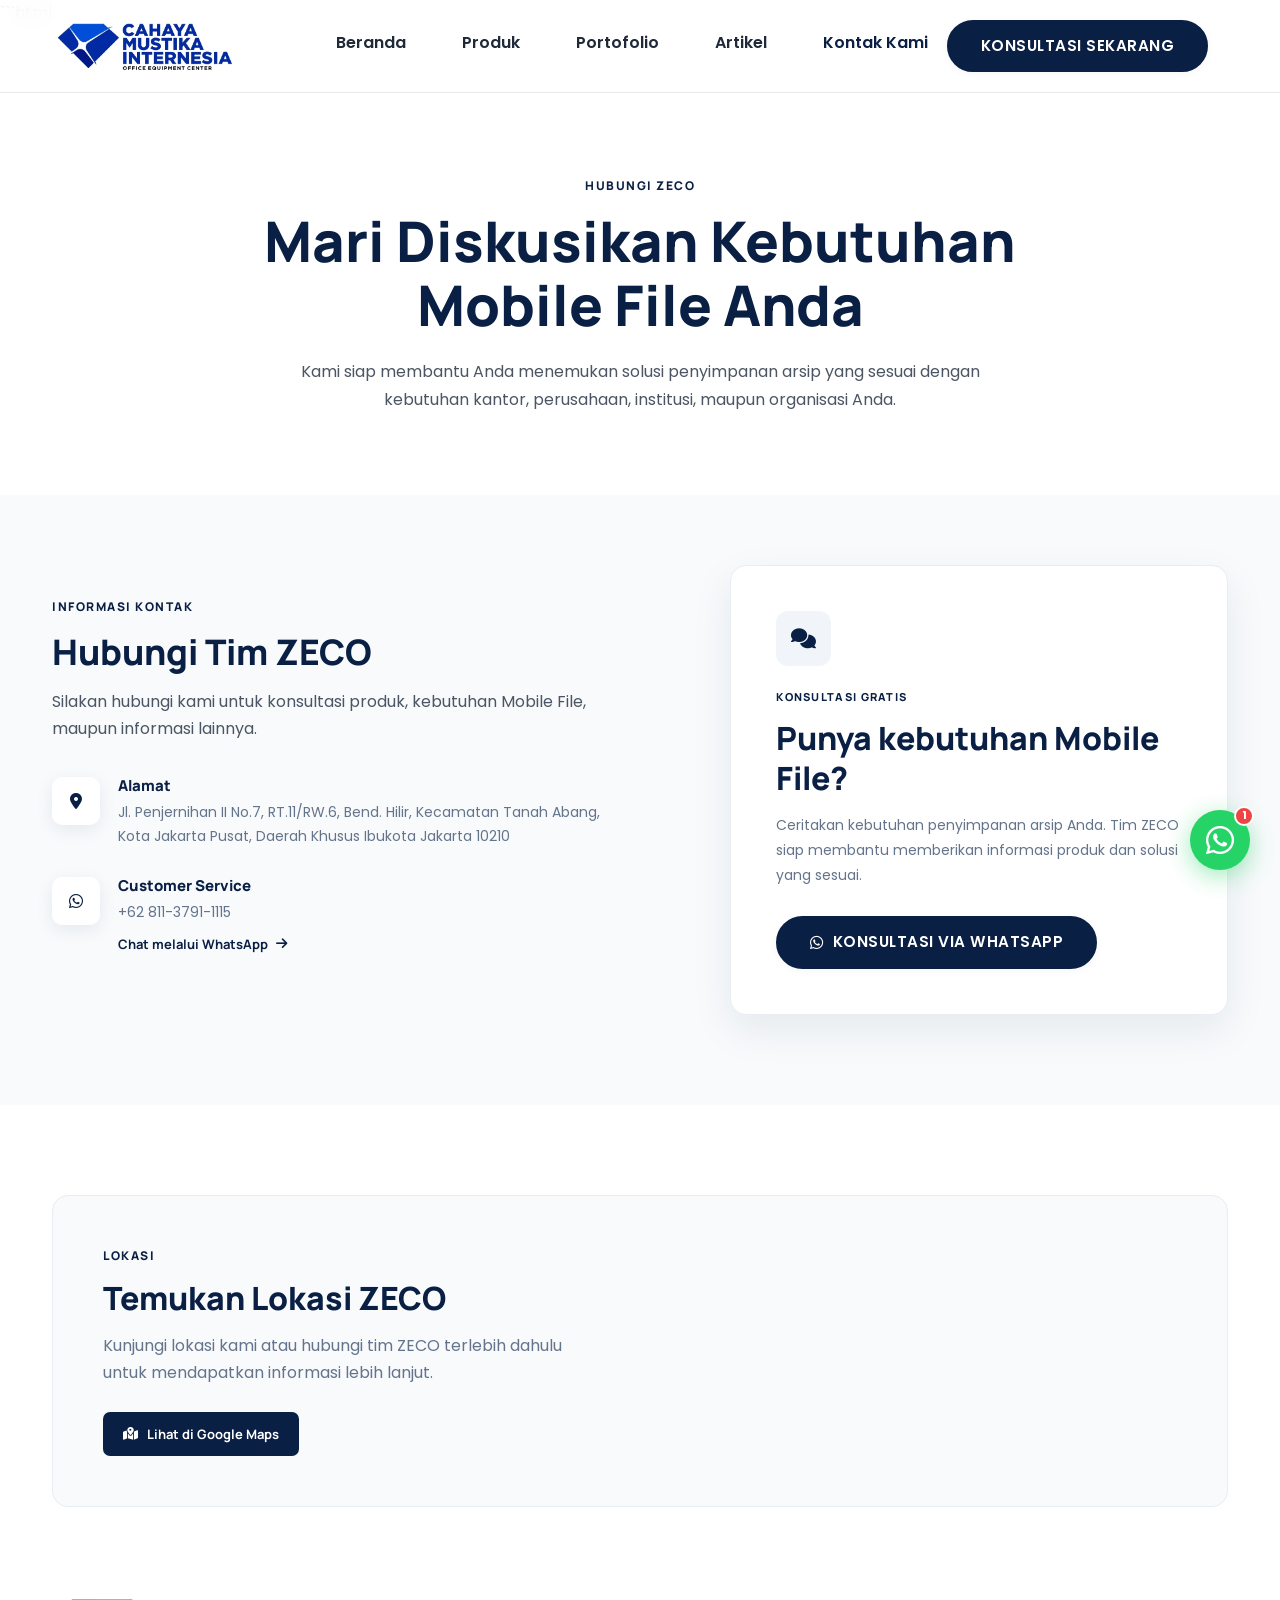
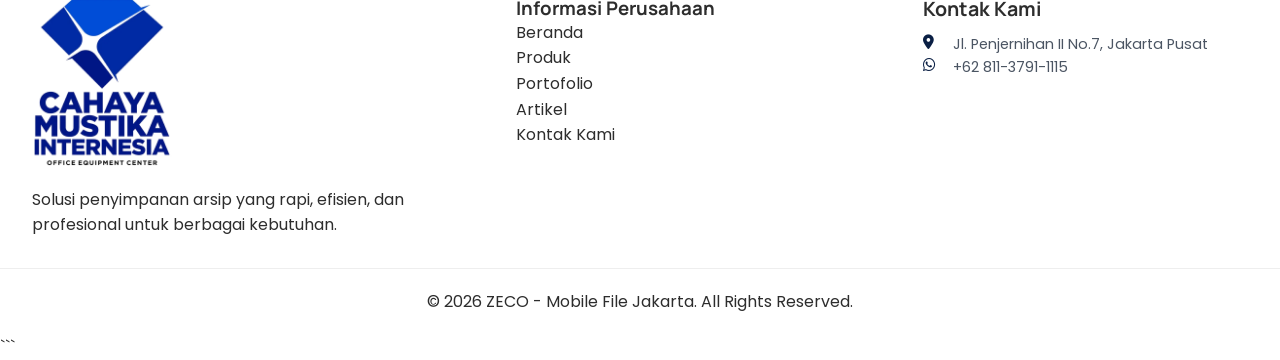
<file: kontak.html>
```html
<!DOCTYPE html>
<html lang="id">

<head>
    <meta charset="UTF-8">
    <meta name="viewport" content="width=device-width, initial-scale=1.0">

    <meta name="description"
        content="Hubungi ZECO Mobile File untuk konsultasi kebutuhan penyimpanan arsip dan Mobile File.">

    <title>Kontak Kami - ZECO Mobile File Jakarta</title>

    <link rel="preconnect" href="https://fonts.googleapis.com">
    <link rel="preconnect" href="https://fonts.gstatic.com" crossorigin>

    <link
        href="https://fonts.googleapis.com/css2?family=Manrope:wght@300;400;500;600;700;800&family=Poppins:wght@300;400;500;600;700&display=swap"
        rel="stylesheet">

    <link rel="stylesheet" href="style.css">

    <link rel="stylesheet"
        href="https://cdnjs.cloudflare.com/ajax/libs/font-awesome/6.5.0/css/all.min.css">
</head>

<body class="contact-page">

    <!-- Header -->
    <header class="header" id="header">
        <div class="container header-inner">

            <a href="index.html" class="logo" aria-label="ZECO Mobile File">
                <img src="images/logo-zeco-landscape.webp"
                    alt="ZECO Mobile File"
                    class="logo-img">
            </a>

            <nav class="navbar" id="navbar">
                <ul class="nav-menu">
                    <li class="nav-item">
                        <a href="index.html" class="nav-link">Beranda</a>
                    </li>

                    <li class="nav-item">
                        <a href="produk.html" class="nav-link">Produk</a>
                    </li>

                    <li class="nav-item">
                        <a href="portofolio.html" class="nav-link">Portofolio</a>
                    </li>

                    <li class="nav-item">
                        <a href="artikel.html" class="nav-link">Artikel</a>
                    </li>

                    <li class="nav-item">
                        <a href="kontak.html" class="nav-link active">Kontak Kami</a>
                    </li>
                </ul>

                <div class="nav-close" id="nav-close">
                    <i class="fas fa-times"></i>
                </div>
            </nav>

            <div class="nav-toggle" id="nav-toggle">
                <i class="fas fa-bars"></i>
            </div>

            <a href="#contact-info" class="btn btn-primary nav-btn">
                Konsultasi Sekarang
            </a>

        </div>
    </header>


    <!-- Contact Hero -->
    <main>

        <section class="contact-hero">
            <div class="container">

                <div class="contact-hero-content">

                    <span class="contact-eyebrow">
                        HUBUNGI ZECO
                    </span>

                    <h1>
                        Mari Diskusikan Kebutuhan
                        <span>Mobile File Anda</span>
                    </h1>

                    <p>
                        Kami siap membantu Anda menemukan solusi penyimpanan
                        arsip yang sesuai dengan kebutuhan kantor, perusahaan,
                        institusi, maupun organisasi Anda.
                    </p>

                </div>

            </div>
        </section>


        <!-- Contact Information -->
        <section class="contact-info-section" id="contact-info">

            <div class="container">

                <div class="contact-layout">

                    <!-- Information -->
                    <div class="contact-information">

                        <span class="contact-section-label">
                            INFORMASI KONTAK
                        </span>

                        <h2>
                            Hubungi Tim ZECO
                        </h2>

                        <p class="contact-intro">
                            Silakan hubungi kami untuk konsultasi produk,
                            kebutuhan Mobile File, maupun informasi lainnya.
                        </p>


                        <!-- Address -->
                        <div class="contact-item">

                            <div class="contact-icon">
                                <i class="fas fa-location-dot"></i>
                            </div>

                            <div>
                                <h3>Alamat</h3>

                                <p>
                                    Jl. Penjernihan II No.7, RT.11/RW.6,
                                    Bend. Hilir, Kecamatan Tanah Abang,
                                    Kota Jakarta Pusat, Daerah Khusus
                                    Ibukota Jakarta 10210
                                </p>
                            </div>

                        </div>


                        <!-- WhatsApp -->
                        <div class="contact-item">

                            <div class="contact-icon">
                                <i class="fab fa-whatsapp"></i>
                            </div>

                            <div>
                                <h3>Customer Service</h3>

                                <p>
                                    +62 811-3791-1115
                                </p>

                                <a
                                    href="https://wa.me/6281137911115?text=Halo%20ZECO,%20saya%20ingin%20konsultasi%20produk%20Mobile%20File%20Jakarta"
                                    target="_blank"
                                    rel="noopener"
                                    class="contact-whatsapp">
                                    Chat melalui WhatsApp
                                    <i class="fas fa-arrow-right"></i>
                                </a>

                            </div>

                        </div>

                    </div>


                    <!-- Contact Card -->
                    <div class="contact-card">

                        <div class="contact-card-icon">
                            <i class="fas fa-comments"></i>
                        </div>

                        <span>
                            KONSULTASI GRATIS
                        </span>

                        <h2>
                            Punya kebutuhan
                            Mobile File?
                        </h2>

                        <p>
                            Ceritakan kebutuhan penyimpanan arsip Anda.
                            Tim ZECO siap membantu memberikan informasi
                            produk dan solusi yang sesuai.
                        </p>

                        <a
                            href="https://wa.me/6281137911115?text=Halo%20ZECO,%20saya%20ingin%20konsultasi%20produk%20Mobile%20File%20Jakarta"
                            target="_blank"
                            rel="noopener"
                            class="btn btn-primary contact-main-button">

                            <i class="fab fa-whatsapp"></i>
                            Konsultasi via WhatsApp

                        </a>

                    </div>

                </div>

            </div>

        </section>


        <!-- Location -->
        <section class="contact-location">

            <div class="container">

                <div class="location-box">

                    <div class="location-content">

                        <span class="contact-section-label">
                            LOKASI
                        </span>

                        <h2>
                            Temukan Lokasi ZECO
                        </h2>

                        <p>
                            Kunjungi lokasi kami atau hubungi tim ZECO
                            terlebih dahulu untuk mendapatkan informasi
                            lebih lanjut.
                        </p>

                        <a
                            href="https://www.google.com/maps/search/?api=1&query=Jl.%20Penjernihan%20II%20No.7%20Jakarta%20Pusat"
                            target="_blank"
                            rel="noopener"
                            class="location-button">

                            <i class="fas fa-map-location-dot"></i>
                            Lihat di Google Maps

                        </a>

                    </div>

                    <div class="location-map">
    <iframe
        src="https://www.google.com/maps?q=Jl.%20Penjernihan%20II%20No.7%20Jakarta%20Pusat&output=embed"
        width="100%"
        height="100%"
        style="border:0;"
        allowfullscreen=""
        loading="lazy"
        referrerpolicy="no-referrer-when-downgrade">
    </iframe>
</div>

                </div>

            </div>

        </section>

    </main>


    <!-- Footer -->
    <footer>

        <div class="container footer-inner">

            <div class="footer-brand">

                <a href="index.html" class="footer-logo">
                    <img src="images/logo-footer.webp"
                        alt="ZECO Mobile File">
                </a>

                <p>
                    Solusi penyimpanan arsip yang rapi, efisien,
                    dan profesional untuk berbagai kebutuhan.
                </p>

            </div>


            <div class="footer-links">

                <h3>Informasi Perusahaan</h3>

                <ul>
                    <li><a href="index.html">Beranda</a></li>
                    <li><a href="produk.html">Produk</a></li>
                    <li><a href="portofolio.html">Portofolio</a></li>
                    <li><a href="artikel.html">Artikel</a></li>
                    <li><a href="kontak.html">Kontak Kami</a></li>
                </ul>

            </div>


            <div class="footer-contact">

                <h3>Kontak Kami</h3>

                <ul>
                    <li>
                        <i class="fas fa-location-dot"></i>
                        Jl. Penjernihan II No.7,
                        Jakarta Pusat
                    </li>

                    <li>
                        <i class="fab fa-whatsapp"></i>
                        +62 811-3791-1115
                    </li>
                </ul>

            </div>

        </div>


        <div class="footer-bottom">

            <p>
                &copy; 2026 ZECO - Mobile File Jakarta.
                All Rights Reserved.
            </p>

        </div>

    </footer>


    <!-- Floating WhatsApp -->
    <a
        href="https://wa.me/6281137911115?text=Halo%20ZECO,%20saya%20ingin%20konsultasi%20produk%20Mobile%20File%20Jakarta"
        target="_blank"
        rel="noopener"
        class="floating-wa"
        aria-label="Konsultasi via WhatsApp">

        <i class="fab fa-whatsapp"></i>

        <span class="floating-wa-badge">1</span>

    </a>


    <script src="script.js"></script>

</body>

</html>
```
</file>
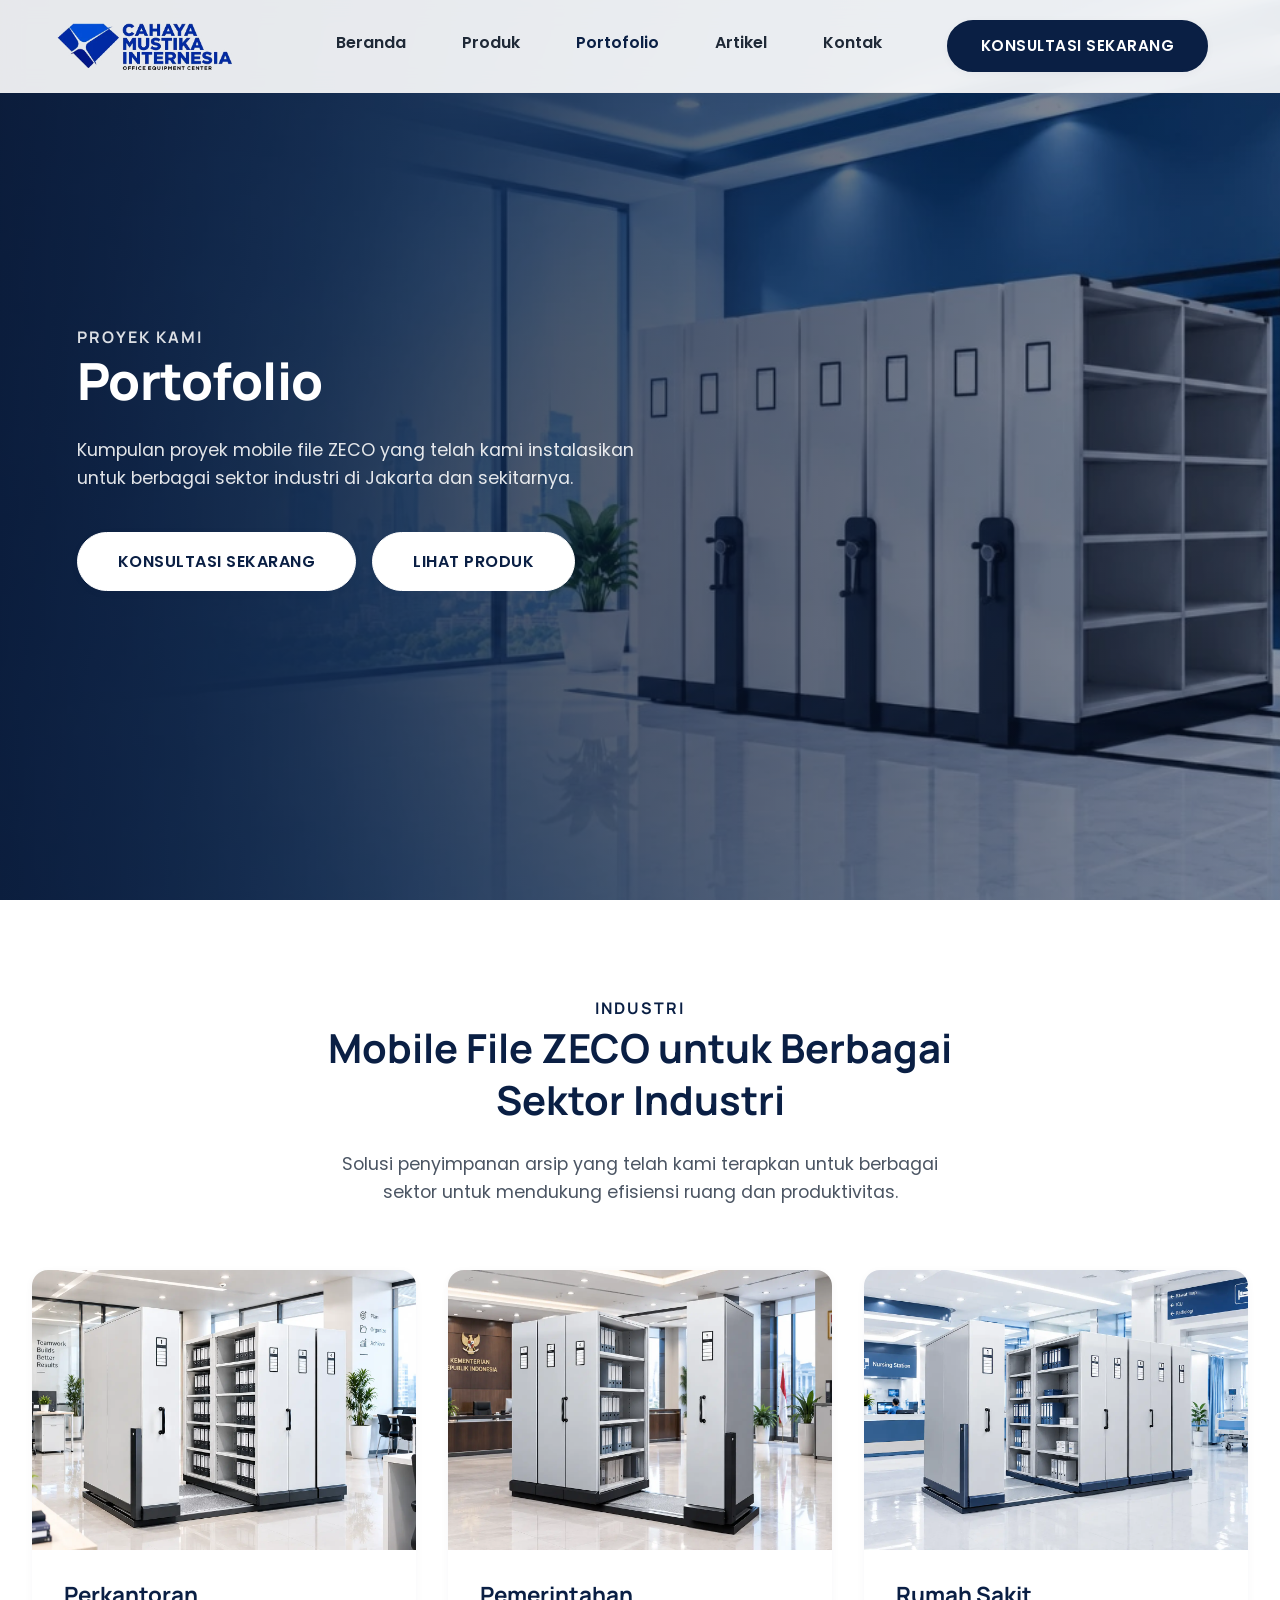
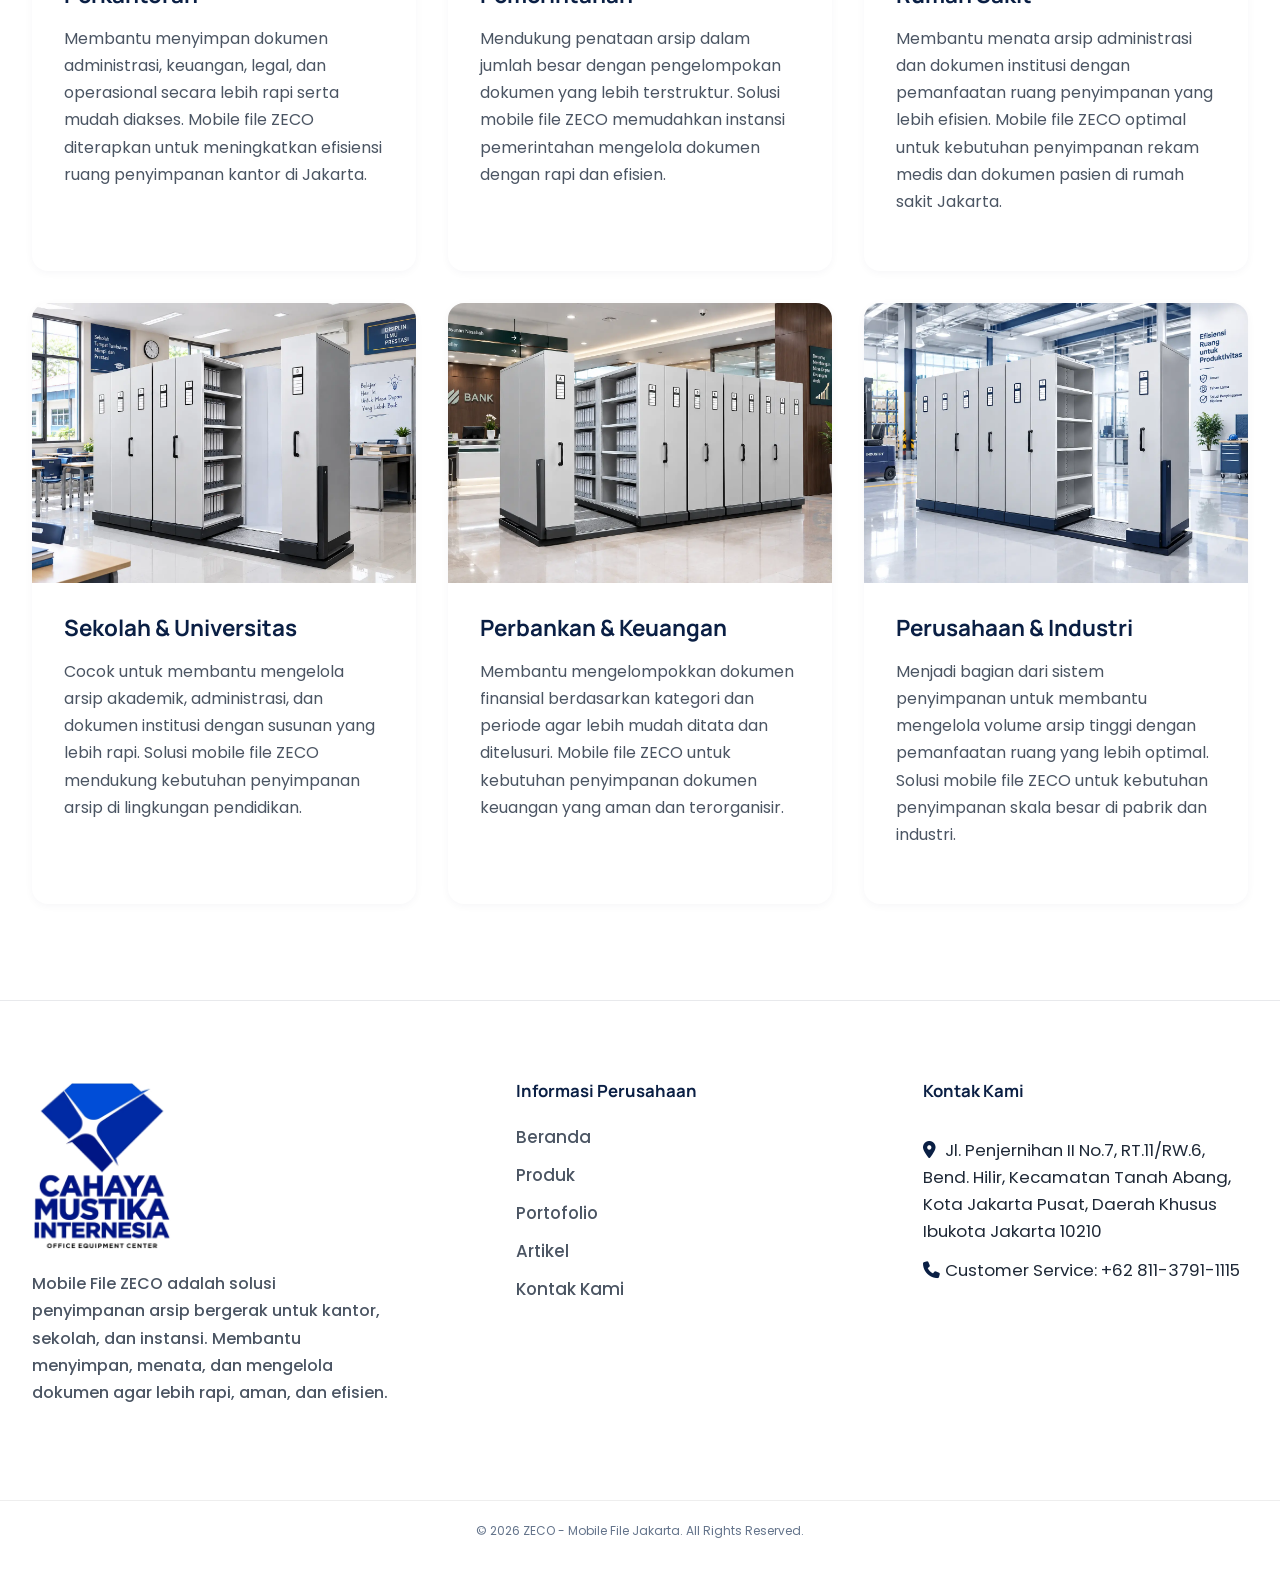
<file: portofolio.html>
<!DOCTYPE html>
<html lang="id">

<head>
    <meta charset="UTF-8">
    <meta name="viewport" content="width=device-width, initial-scale=1.0">
    <meta name="description" content="Portofolio Mobile File ZECO Jakarta - Solusi penyimpanan arsip untuk perkantoran, pemerintahan, rumah sakit, sekolah, perbankan, dan industri.">

    <title>Portofolio - ZECO Mobile File Jakarta</title>
    <link rel="preconnect" href="https://fonts.googleapis.com">
    <link rel="preconnect" href="https://fonts.gstatic.com" crossorigin>
    <link href="https://fonts.googleapis.com/css2?family=Manrope:wght@300;400;500;600;700;800&family=Poppins:wght@300;400;500;600;700&display=swap" rel="stylesheet">

    <link rel="stylesheet" href="style.css">
    <link rel="stylesheet" href="https://cdnjs.cloudflare.com/ajax/libs/font-awesome/6.5.0/css/all.min.css">
        <style>
        /* ===== PORTFOLIO HERO ===== */
        .portfolio-hero .hero-text {
            max-width: 640px;
            text-align: left;
        }

        .portfolio-hero .section-subtitle {
            color: rgba(255, 255, 255, 0.85);
        }
    </style>
</head>

<body>
    <!-- Preloader -->
    <div id="preloader">
        <div class="preloader-spinner"></div>
    </div>

    <!-- Header / Navigation -->
    <header class="header" id="header">
        <div class="container header-inner">
            <a href="index.html" class="logo" aria-label="ZECO Mobile File">
                <img src="images/logo-zeco-landscape.webp" alt="ZECO Mobile File" class="logo-img">
            </a>
            <nav class="navbar" id="navbar">
                <ul class="nav-menu">
                    <li class="nav-item"><a href="index.html" class="nav-link">Beranda</a></li>
                    <li class="nav-item"><a href="produk.html" class="nav-link">Produk</a></li>

                    <li class="nav-item"><a href="portofolio.html" class="nav-link active">Portofolio</a></li>
                    <li class="nav-item"><a href="index.html#articles" class="nav-link">Artikel</a></li>
                    <li class="nav-item"><a href="index.html#contact" class="nav-link">Kontak</a></li>
                </ul>
                <div class="nav-close" id="nav-close"><i class="fas fa-times"></i></div>
            </nav>
            <div class="nav-toggle" id="nav-toggle"><i class="fas fa-bars"></i></div>
            <a href="index.html#contact" class="btn btn-primary nav-btn">Konsultasi Sekarang</a>
        </div>
    </header>

    <!-- Hero Section -->
    <section class="hero portfolio-hero">
        <div class="hero-bg" role="img" aria-label="Portofolio Mobile File ZECO"></div>
        <div class="hero-overlay"></div>
        <div class="container hero-inner">
            <div class="hero-text animate-on-scroll">
                <span class="section-subtitle">Proyek Kami</span>
                <h1 class="hero-title">Portofolio</h1>
                <p class="hero-description">
                    Kumpulan proyek mobile file ZECO yang telah kami instalasikan untuk
                    berbagai sektor industri di Jakarta dan sekitarnya.
                </p>
                <div class="hero-buttons">
                    <a href="index.html#contact" class="btn btn-primary btn-lg">Konsultasi Sekarang</a>
                    <a href="produk.html" class="btn btn-outline btn-lg">Lihat Produk</a>
                </div>
            </div>
        </div>
    </section>
    

    <!-- Portfolio Section -->
    <section class="section portfolio">
        <div class="container">
            <div class="section-header">
                <span class="section-subtitle">Industri</span>
                <h2 class="section-title">Mobile File ZECO untuk Berbagai Sektor Industri</h2>
                <p class="section-description">
                    Solusi penyimpanan arsip yang telah kami terapkan untuk berbagai sektor
                    untuk mendukung efisiensi ruang dan produktivitas.
                </p>
            </div>

            <div class="industries-grid">

                <article class="choice-card industry-choice-card animate-on-scroll">
                    <div class="choice-image">
                        <img src="images/berbagai-kebutuhan-perkantoran.webp" alt="Mobile File untuk Perkantoran">
                    </div>
                    <div class="choice-content">
                        <h3 class="choice-title">Perkantoran</h3>
                        <p class="choice-description">
                            Membantu menyimpan dokumen administrasi, keuangan, legal, dan operasional
                            secara lebih rapi serta mudah diakses. Mobile file ZECO diterapkan untuk
                            meningkatkan efisiensi ruang penyimpanan kantor di Jakarta.
                        </p>
                    </div>
                </article>

                <article class="choice-card industry-choice-card animate-on-scroll" style="animation-delay: 0.1s">
                    <div class="choice-image">
                        <img src="images/berbagai-kebutuhan-pemerintahan.webp" alt="Mobile File untuk Pemerintahan">
                    </div>
                    <div class="choice-content">
                        <h3 class="choice-title">Pemerintahan</h3>
                        <p class="choice-description">
                            Mendukung penataan arsip dalam jumlah besar dengan pengelompokan dokumen
                            yang lebih terstruktur. Solusi mobile file ZECO memudahkan instansi
                            pemerintahan mengelola dokumen dengan rapi dan efisien.
                        </p>
                    </div>
                </article>

                <article class="choice-card industry-choice-card animate-on-scroll" style="animation-delay: 0.2s">
                    <div class="choice-image">
                        <img src="images/berbagai-kebutuan-rumahsakit.webp" alt="Mobile File untuk Rumah Sakit">
                    </div>
                    <div class="choice-content">
                        <h3 class="choice-title">Rumah Sakit</h3>
                        <p class="choice-description">
                            Membantu menata arsip administrasi dan dokumen institusi dengan pemanfaatan
                            ruang penyimpanan yang lebih efisien. Mobile file ZECO optimal untuk
                            kebutuhan penyimpanan rekam medis dan dokumen pasien di rumah sakit Jakarta.
                        </p>
                    </div>
                </article>

                <article class="choice-card industry-choice-card animate-on-scroll" style="animation-delay: 0.3s">
                    <div class="choice-image">
                        <img src="images/berbagai-kebutuhan-sekolahdanuniversitas.webp" alt="Mobile File untuk Sekolah dan Universitas">
                    </div>
                    <div class="choice-content">
                        <h3 class="choice-title">Sekolah &amp; Universitas</h3>
                        <p class="choice-description">
                            Cocok untuk membantu mengelola arsip akademik, administrasi, dan dokumen
                            institusi dengan susunan yang lebih rapi. Solusi mobile file ZECO mendukung
                            kebutuhan penyimpanan arsip di lingkungan pendidikan.
                        </p>
                    </div>
                </article>

                <article class="choice-card industry-choice-card animate-on-scroll" style="animation-delay: 0.4s">
                    <div class="choice-image">
                        <img src="images/berbagai-kebutuhan-perbankan2.webp" alt="Mobile File untuk Perbankan dan Keuangan">
                    </div>
                    <div class="choice-content">
                        <h3 class="choice-title">Perbankan &amp; Keuangan</h3>
                        <p class="choice-description">
                            Membantu mengelompokkan dokumen finansial berdasarkan kategori dan periode
                            agar lebih mudah ditata dan ditelusuri. Mobile file ZECO untuk kebutuhan
                            penyimpanan dokumen keuangan yang aman dan terorganisir.
                        </p>
                    </div>
                </article>

                <article class="choice-card industry-choice-card animate-on-scroll" style="animation-delay: 0.5s">
                    <div class="choice-image">
                        <img src="images/berbagai-kebutuhan-perusahaandanindustri.webp" alt="Mobile File untuk Perusahaan dan Industri">
                    </div>
                    <div class="choice-content">
                        <h3 class="choice-title">Perusahaan &amp; Industri</h3>
                        <p class="choice-description">
                            Menjadi bagian dari sistem penyimpanan untuk membantu mengelola volume
                            arsip tinggi dengan pemanfaatan ruang yang lebih optimal. Solusi mobile
                            file ZECO untuk kebutuhan penyimpanan skala besar di pabrik dan industri.
                        </p>
                    </div>
                </article>

            </div>
        </div>
    </section>
    

    <!-- Footer -->
    <footer class="footer">
        <div class="container footer-inner">

            <div class="footer-col footer-brand">
                <div class="footer-logo">
                    <img src="images/logo-footer.webp" alt="ZECO Mobile File - Cahaya Mustika Indonesia">
                </div>

                <p class="footer-description">
                    Mobile File ZECO adalah solusi penyimpanan arsip bergerak
                    untuk kantor, sekolah, dan instansi. Membantu menyimpan,
                    menata, dan mengelola dokumen agar lebih rapi, aman, dan
                    efisien.
                </p>

                <div class="social-links">
                    <a href="https://wa.me/6281137911115?text=Halo%20ZECO,%20saya%20ingin%20konsultasi%20mobile%20file" target="_blank" rel="noopener" aria-label="WhatsApp ZECO"><i class="fab fa-whatsapp"></i></a>
                    <a href="https://instagram.com" target="_blank" rel="noopener" aria-label="Instagram ZECO"><i class="fab fa-instagram"></i></a>
                    <a href="https://linkedin.com" target="_blank" rel="noopener" aria-label="LinkedIn ZECO"><i class="fab fa-linkedin-in"></i></a>
                </div>
            </div>

            <div class="footer-column">
                <h3>Informasi Perusahaan</h3>

                <ul>
                    <li><a href="index.html">Beranda</a></li>
                    <li><a href="produk.html">Produk</a></li>
                    <li><a href="portofolio.html">Portofolio</a></li>
                    <li><a href="index.html#articles">Artikel</a></li>
                    <li><a href="index.html#contact">Kontak Kami</a></li>
                </ul>
            </div>

            <div class="footer-column footer-contact">
                <h3>Kontak Kami</h3>

                <p>
                    <i class="fas fa-map-marker-alt"></i>
                    <span>
                        Jl. Penjernihan II No.7, RT.11/RW.6,
                        Bend. Hilir, Kecamatan Tanah Abang,
                        Kota Jakarta Pusat, Daerah Khusus Ibukota Jakarta 10210
                    </span>
                </p>

                <p>
                    <i class="fas fa-phone"></i>
                    <span>
                        Customer Service: +62 811-3791-1115
                    </span>
                </p>
            </div>

        </div>

        <!-- Copyright -->
        <div class="footer-bottom">
            <p class="footer-copyright">
                &copy; 2026 ZECO - Mobile File Jakarta. All Rights Reserved.
            </p>
        </div>
    </footer>

    <!-- Back to Top -->
    <div class="back-to-top" id="backToTop">
        <i class="fas fa-arrow-up"></i>
    </div>

    <script src="script.js"></script>
</body>

</html>
</file>
<file: style.css>
/* ===== RESET & BASE ===== */
*,
*::before,
*::after {
    margin: 0;
    padding: 0;
    box-sizing: border-box;
}

html {
    scroll-behavior: smooth;
}

body {
    font-family: 'Poppins', sans-serif;
    font-size: 16px;
    line-height: 1.6;
    color: #2d2d2d;
    background-color: #ffffff;
    overflow-x: hidden;
    font-weight: 400;
}

h1, h2, h3, h4, h5, h6 {
    font-family: 'Manrope', sans-serif;
    font-weight: 700;
    line-height: 1.2;
}

img {
    max-width: 100%;
    display: block;
}

a {
    text-decoration: none;
    color: inherit;
}

ul {
    list-style: none;
}

button {
    cursor: pointer;
    border: none;
    background: none;
    font-family: inherit;
}

/* ===== COLORS ===== */
:root {
    --navy: #0a1f44;
    --navy-light: #1d3a78;
    --navy-dark: #081530;
    --white: #ffffff;
    --gray-light: #f8f9fa;
    --gray: #e8e9ec;
    --gray-dark: #6b7280;
    --text-dark: #1f2937;
    --text-light: #4b5563;
    --shadow-sm: 0 2px 8px rgba(10, 31, 68, 0.04);
    --shadow-md: 0 8px 24px rgba(10, 31, 68, 0.06);
    --shadow-lg: 0 16px 40px rgba(10, 31, 68, 0.1);
}

/* ===== CONTAINER ===== */
.container {
    width: 100%;
    max-width: 1400px;
    margin: 0 auto;
    padding: 0 2rem;
}

.header-inner {
    position: relative;
    display: flex;
    align-items: center;
    justify-content: space-between;
    padding-block: 1.25rem;
}

.section {
    padding-block: 6rem;
    position: relative;
}

.section-header {
    text-align: center;
    margin-bottom: 4rem;
}

.section-subtitle {
    color: var(--navy);
    font-weight: 700;
    font-size: 1rem;
    letter-spacing: 2px;
    text-transform: uppercase;
    margin-bottom: 1rem;
    font-family: 'Manrope', sans-serif;
}

.section-title {
    font-size: clamp(1.8rem, 4vw, 2.5rem);
    font-weight: 700;
    color: var(--navy);
    max-width: 720px;
    margin-inline: auto;
    line-height: 1.3;
}

.section-description {
    font-size: 1.1rem;
    color: var(--text-light);
    max-width: 640px;
    margin-inline: auto;
    margin-top: 1.5rem;
}

/* ===== PRELOADER ===== */
#preloader {
    position: fixed;
    inset: 0;
    background: var(--navy);
    display: flex;
    align-items: center;
    justify-content: center;
    z-index: 9999;
    transition: opacity 0.6s ease, visibility 0.6s ease;
}

#preloader.fade-out {
    opacity: 0;
    visibility: hidden;
}

.preloader-spinner {
    width: 48px;
    height: 48px;
    border: 3px solid rgba(255, 255, 255, 0.3);
    border-top-color: var(--white);
    border-radius: 50%;
    animation: spin 1s linear infinite;
}

@keyframes spin {
    to {
        transform: rotate(360deg);
    }
}

/* ===== HEADER / NAVIGATION ===== */
.header {
    position: fixed;
    top: 0;
    left: 0;
    width: 100%;
    background: rgba(255, 255, 255, 0.9);
    backdrop-filter: blur(12px);
    border-bottom: 1px solid var(--gray);
    z-index: 1000;
    transition: all 0.3s ease;
}

.header.scrolled {
    background: rgba(255, 255, 255, 0.95);
    box-shadow: var(--shadow-md);
    border-color: rgba(10, 31, 68, 0.08);
}

.logo {
    display: flex;
    align-items: center;
    gap: 0.75rem;
    transform: translateX(25px);
}

.logo-img {
    width: 175px;
    height: auto;
    object-fit: contain;
}

.logo-text {
    font-size: 1.4rem;
    font-weight: 800;
    color: var(--navy);
    font-family: 'Manrope', sans-serif;
    letter-spacing: 1px;
}

/* Navbar - Mobile First */
.navbar {
    position: fixed;
    inset: 0;
    background: var(--navy);
    display: flex;
    flex-direction: column;
    align-items: center;
    justify-content: center;
    gap: 2rem;
    z-index: 999;
    opacity: 0;
    visibility: hidden;
    transition: all 0.4s ease;
}

.navbar.active {
    opacity: 1;
    visibility: visible;
}

.nav-menu {
    display: none;
    flex-direction: column;
    gap: 1.5rem;
    text-align: center;
}

.navbar.active .nav-menu {
    display: flex;
}

.nav-link {
    font-size: 1.4rem;
    font-weight: 600;
    color: var(--white);
    padding: 0.5rem 1rem;
    border-radius: 6px;
    transition: all 0.3s ease;
}

.nav-link:hover {

    color: var(--navy);

    background: transparent;

    font-weight: 700;

}

.nav-link.active {
    color: var(--white);
    background: transparent;
}

.nav-close {
    position: absolute;
    top: 1.5rem;
    right: 1.5rem;
    font-size: 1.5rem;
    color: var(--white);
    cursor: pointer;
}

.nav-toggle {
    display: block;
    font-size: 1.4rem;
    color: var(--navy);
    cursor: pointer;
}

.nav-btn {
    display: none;
}

/* Desktop Navigation (768px+) */
@media (min-width: 769px) {
    .navbar {
    position: absolute;
    left: 50%;
    top: 50%;
    transform: translate(-50%, -35%);
    display: block;
    background: transparent;
    width: auto;
    opacity: 1;
    visibility: visible;
    padding: 0;
}

    .nav-menu {
        display: flex !important;
        flex-direction: row;
        gap: 1.5rem;
        text-align: left;
    }

    .nav-link {
        font-size: 1rem;
        color: var(--text-dark);
        padding: 0.5rem 1rem;
    }

    .nav-link.active {
        color: var(--navy);
    }

    .nav-link:hover { 
    color: var(--navy); 
    background: transparent; 
    font-weight: 700;
}

    .nav-close {
        display: none;
    }

    .nav-toggle {
        display: none;
    }

        .nav-btn {
        display: inline-block;
    margin-left: 20px;
    transform: translateX(-40px);
}
}

/* ===== DROPDOWN MENU ===== */
.dropdown {
    position: relative;
}

.dropdown-menu {
    position: absolute;
    top: 100%;
    right: 0;
    background: var(--white);
    border-radius: 12px;
    padding: 0.5rem;
    min-width: 200px;
    opacity: 0;
    visibility: hidden;
    transform: translateY(-10px);
    transition: all 0.3s ease;
    box-shadow: var(--shadow-lg);
    z-index: 10;
    border: 1px solid var(--gray);
}

.dropdown:hover .dropdown-menu,
.dropdown.open .dropdown-menu {
    opacity: 1;
    visibility: visible;
    transform: translateY(0);
}

.dropdown-menu a {
    display: block;
    padding: 0.75rem 1rem;
    font-size: 0.95rem;
    color: var(--text-dark);
    transition: all 0.2s ease;
}

.dropdown-menu a:hover {
    background: var(--navy);
    color: var(--white);
    border-radius: 8px;
}

.dropdown-icon {
    transition: transform 0.3s ease;
}

.dropdown:hover .dropdown-icon,
.dropdown.open .dropdown-icon {
    transform: rotate(180deg);
}

/* Mobile dropdown */
@media (max-width: 768px) {
    .dropdown-menu {
        position: static;
        opacity: 0;
        visibility: hidden;
        transform: none;
        box-shadow: none;
        border: none;
        padding: 0;
        min-width: 0;
        background: transparent;
        max-height: 0;
        overflow: hidden;
        transition: max-height 0.3s ease, opacity 0.3s ease;
    }

    .dropdown.open .dropdown-menu {
        max-height: 500px;
        opacity: 1;
        visibility: visible;
        display: block;
    }

    .dropdown-menu a {
        color: var(--text-light);
        padding: 0.5rem 1rem;
    }
}

/* ===== BUTTONS ===== */
.btn {
    display: inline-flex;
    align-items: center;
    justify-content: center;
    gap: 0.5rem;
    padding: 0.75rem 2rem;
    border-radius: 50px;
    font-weight: 600;
    font-size: 0.95rem;
    text-transform: uppercase;
    letter-spacing: 0.5px;
    transition: all 0.3s ease;
    border: 2px solid transparent;
    cursor: pointer;
    white-space: nowrap;
    font-family: 'Poppins', sans-serif;
}

.btn-primary {
    background: var(--navy);
    color: var(--white);
    border-color: var(--navy);
    box-shadow: var(--shadow-sm);
}

.btn-primary:hover {
    background: var(--navy-dark);
    border-color: var(--navy-dark);
    transform: translateY(-2px);
    box-shadow: var(--shadow-md);
}

.btn-outline {
    background: transparent;
    color: var(--navy);
    border-color: var(--navy);
}

.btn-outline:hover {
    background: var(--navy);
    color: var(--white);
    transform: translateY(-2px);
}

.btn-lg {
    padding: 1rem 2.5rem;
    font-size: 1rem;
    border-radius: 50px;
}

/* Button in CTA (white bg) */
.cta .btn-primary {
    background: var(--white);
    color: var(--navy);
    border-color: var(--white);
}

.cta .btn-primary:hover {
    background: #f0f4f8;
    color: var(--navy-dark);
}

/* ===== HERO SECTION ===== */
.hero {
    position: relative;
    min-height: 100vh;
    display: flex;
    align-items: center;
    padding-top: 5rem;
    padding-bottom: 4rem;
    overflow: hidden;
    isolation: isolate;
}

/* Full-width background image (left to right, top to bottom) */
.hero-bg {
    position: absolute;
    inset: 0;
    z-index: -2;
    background-image: url("images/hero-section.webp");
    background-size: cover;
    background-position: center;
    background-repeat: no-repeat;
}

/* Dark/transparent overlay so the text stays readable */
.hero-overlay {
    position: absolute;
    inset: 0;
    z-index: -1;
    background: linear-gradient(
        90deg,
        rgba(8, 21, 48, 0.85) 0%,
        rgba(8, 21, 48, 0.7) 45%,
        rgba(8, 21, 48, 0.45) 100%
    );
}

.hero-inner {
    display: flex;
    align-items: center;
    justify-content: flex-start;
    width: 100%;
    margin: 0;
    padding-left: 6%;
    padding-right: 5%;
}


/* Keep the text block on the left side like the reference */
.hero-text {
     max-width: 620px;
    text-align: left;
    margin: 0;
}

.hero-title {
    font-size: clamp(2rem, 5vw, 3.2rem);
    font-weight: 800;
    color: var(--white);
    letter-spacing: -0.5px;
    margin-bottom: 1.5rem;
    line-height: 1.2;
}

.hero-description {
    font-size: 1.1rem;
    color: rgba(255, 255, 255, 0.88);
    margin-bottom: 2.5rem;
    max-width: 560px;
}

.hero-buttons {
    display: flex;
    justify-content: flex-start;
    gap: 1rem;
    flex-wrap: wrap;
}

.hero-buttons .btn {
    background-color: #ffffff;
    color: var(--navy);
    border: 1px solid #ffffff;
}


/* ===== PROBLEMS SECTION ===== */
.problems-grid {
    display: grid;
    grid-template-columns: 1fr 1fr;
    gap: 4rem;
    align-items: start;
}

.problems-header {
    text-align: left;
    margin-bottom: 3rem;
    display: none;
}

.label {
    display: inline-block;
    color: var(--navy);
    font-weight: 700;
    font-size: 0.9rem;
    text-transform: uppercase;
    letter-spacing: 1px;
    font-family: 'Manrope', sans-serif;
    margin-bottom: 1.5rem;
}

.problems-text {
    display: flex;
    flex-direction: column;
}

.problems-title {
    font-size: clamp(1.8rem, 4vw, 2.5rem);
    font-weight: 700;
    color: var(--navy);
    margin-bottom: 1.5rem;
    line-height: 1.2;
    max-width: 600px;
    font-family: 'Manrope', sans-serif;
}

.problems-description {
    font-size: 1.05rem;
    color: var(--text-light);
    line-height: 1.7;
}

.problems-list {
    display: flex;
    flex-direction: column;
}

.problem-item {
    display: flex;
    align-items: flex-start;
    gap: 1rem;
    padding: 1.5rem 0;
}

.problem-number {
    font-size: 1.5rem;
    font-weight: 800;
    color: var(--navy);
    font-family: 'Manrope', sans-serif;
    min-width: 60px;
}

.problem-title {
    font-size: 1.1rem;
    font-weight: 800;
    color: var(--text-dark);
    margin: 0 0 0.5rem;
    line-height: 1.35;
}

.problem-description {
    font-size: 0.95rem;
    font-weight: 400;
    color: var(--text-light);
    line-height: 1.7;
    margin: 0;
}

.problem-divider {
    width: 100%;
    height: 1px;
    background: var(--gray);
}

/* ===== INDUSTRIES GRID ===== */
.industries-grid {
    display: grid;
    grid-template-columns: repeat(3, 1fr);
    gap: 2rem;
}

/* ===== ANIMATION ===== */
.animate-on-scroll {
    opacity: 0;
    transform: translateY(30px);
    transition: opacity 0.7s ease, transform 0.7s ease;
}


.animate-on-scroll.in-view {
    opacity: 1;
    transform: translateY(0);
}

/* ===== CHOICES SECTION ===== */
.choices-grid {
    display: grid;
    grid-template-columns: 1fr 1fr;
    gap: 3rem;
}

.choice-card {
    background: var(--white);
    border-radius: 16px;
    overflow: hidden;
    box-shadow: var(--shadow-sm);
    transition: all 0.3s ease;
    opacity: 0;
    transform: translateY(20px);
}

.choice-card.in-view {
    opacity: 1;
    transform: translateY(0);
}

.choice-card:hover {
    transform: translateY(-8px);
    box-shadow: var(--shadow-md);
}

.choice-image {
    width: 100%;
    height: 280px;
    overflow: hidden;
}

.choice-image img {
    width: 100%;
    height: 100%;
    object-fit: cover;
    transition: transform 0.5s ease;
}

.choice-card:hover .choice-image img {
    transform: scale(1.05);
}

/* ===== INDUSTRY CARDS ===== */
.industry-choice-card {
    position: relative;
    min-height: 100%;
    overflow: hidden;
    opacity: 0;
    transform: translateY(24px);
    transition:
        opacity 0.75s var(--motion-ease),
        transform 0.75s var(--motion-ease),
        box-shadow 0.35s ease;
}

.industry-choice-card.in-view {
    opacity: 1;
    transform: translateY(0);
}

.industry-choice-card:nth-child(1) { transition-delay: 0.02s; }
.industry-choice-card:nth-child(2) { transition-delay: 0.10s; }
.industry-choice-card:nth-child(3) { transition-delay: 0.18s; }
.industry-choice-card:nth-child(4) { transition-delay: 0.26s; }
.industry-choice-card:nth-child(5) { transition-delay: 0.34s; }
.industry-choice-card:nth-child(6) { transition-delay: 0.42s; }

.industry-choice-card .choice-image {
    position: relative;
    overflow: hidden;
}

.industry-choice-card .choice-image::after {
    content: "";
    position: absolute;
    inset: 0;
    background: linear-gradient(
        110deg,
        transparent 0%,
        rgba(255, 255, 255, 0.28) 45%,
        transparent 62%
    );
    transform: translateX(-130%);
    transition: transform 0.9s ease;
    pointer-events: none;
}

.industry-choice-card.in-view .choice-image::after {
    animation: industryShine 1.15s ease 0.45s both;
}

@keyframes industryShine {
    to {
        transform: translateX(130%);
    }
}

.industry-choice-card .choice-image img {
    transition: transform 0.9s var(--motion-ease), filter 0.5s ease;
}

.industry-choice-card:hover {
    transform: translateY(-9px);
    box-shadow: 0 18px 42px rgba(10, 31, 68, 0.12);
}

.industry-choice-card:hover .choice-image img {
    transform: scale(1.065);
    filter: saturate(1.04);
}

/* Make the old directional classes neutral so they do not fight the new animation. */
.industry-choice-card.industry-motion-left,
.industry-choice-card.industry-motion-up,
.industry-choice-card.industry-motion-right {
    transform: translateY(24px);
}

.industry-choice-card.industry-motion-left.in-view,
.industry-choice-card.industry-motion-up.in-view,
.industry-choice-card.industry-motion-right.in-view {
    transform: translateY(0);
}

.choice-content {
    padding: 2rem;
}

.choice-title {
    font-size: 1.4rem;
    font-weight: 700;
    color: var(--navy);
    margin-bottom: 1rem;
    font-family: 'Manrope', sans-serif;
}

.choice-description {
    font-size: 1rem;
    color: var(--text-light);
    margin-bottom: 1.5rem;
    line-height: 1.7;
}


.btn-sm {
    padding: 0.6rem 1.5rem;
    font-size: 0.85rem;
    border-radius: 40px;
}

/* ===== WHY CHOOSE SECTION ===== */
.why-grid {
    display: grid;
    grid-template-columns: 1fr 1fr;
    gap: 1rem;
    align-items: center;
}

.why-title {
    font-size: clamp(1.6rem, 4vw, 2.4rem);
    max-width: 560px;
    margin: 0 0 1.5rem 0;
}

.why-checklist {
    display: flex;
    flex-direction: column;
    justify-content: center;
    width: 100%;
    padding-left: 8rem;
}

.checklist {
    display: flex;
    flex-direction: column;
    gap: 1rem;
}

.checklist-item {
    display: flex;
    align-items: center;
    gap: 0.75rem;
    font-size: 1.1rem;
    color: var(--text-dark);
}


.checklist-item i {
    color: var(--navy);
    font-size: 1.3rem;
    min-width: 24px;
}

.why-text {
    transform: translateX(2rem);
}

/* ===== ARTICLES SECTION ===== */
.articles-grid {
    display: grid;
    grid-template-columns: repeat(3, 1fr);
    gap: 2rem;
}

.article-card {
    background: var(--white);
    border-radius: 16px;
    overflow: hidden;
    box-shadow: var(--shadow-sm);
    transition: all 0.3s ease;
    opacity: 0;
    transform: translateY(20px);
}

.article-card.in-view {
    opacity: 1;
    transform: translateY(0);
}

.article-card:hover {
    transform: translateY(-8px);
    box-shadow: var(--shadow-md);
}

.article-image {
    position: absolute;
    inset: 0;
    width: 100%;
    height: 100%;
    overflow: hidden;
}

.article-image img {
    width: 100%;
    height: 100%;
    object-fit: cover;
    transition: transform 0.5s ease;
}

.article-image::after {
    content: "";
    position: absolute;
    inset: 0;
    background: linear-gradient(
        to top,
        rgba(0, 0, 0, 0.75),
        rgba(0, 0, 0, 0.15)
    );
    z-index: 1;
}

.article-card:hover .article-image img {
    transform: scale(1.05);
}

.article-content {
    padding: 1.75rem;
}

.article-title {
    font-size: 1.2rem;
    font-weight: 700;
    color: var(--navy);
    margin-bottom: 0.75rem;
    font-family: 'Manrope', sans-serif;
}

.article-description {
    font-size: 0.95rem;
    color: var(--text-light);
    margin-bottom: 1.25rem;
    line-height: 1.7;
}

.article-link {
    color: var(--navy);
    font-weight: 600;
    font-size: 0.95rem;
    display: inline-flex;
    align-items: center;
    gap: 0.4rem;
    transition: all 0.3s ease;
}


.article-link:hover {
    gap: 0.6rem;
    color: var(--navy-dark);
}

/* ===== FAQ SECTION ===== */
.faq-container {
    max-width: 860px;
    margin-inline: auto;
    display: grid;
    gap: 0.9rem;
}

.faq-item {
    position: relative;
    overflow: hidden;
    opacity: 1;
    transform: none;
    background: var(--white);
    border: 1px solid rgba(10, 31, 68, 0.08);
    border-radius: 16px;
    box-shadow: 0 8px 26px rgba(10, 31, 68, 0.045);
    transition:
        transform 0.35s var(--motion-ease),
        box-shadow 0.35s ease,
        border-color 0.35s ease;
}

.faq-item::before {
    content: "";
    position: absolute;
    inset: 0 auto 0 0;
    width: 3px;
    background: var(--navy);
    transform: scaleY(0);
    transform-origin: bottom;
    transition: transform 0.4s var(--motion-ease);
}

.faq-item:hover {
    transform: translateY(-3px);
    box-shadow: 0 14px 34px rgba(10, 31, 68, 0.09);
}

.faq-item.active {
    border-color: rgba(10, 31, 68, 0.16);
    box-shadow: 0 16px 38px rgba(10, 31, 68, 0.1);
}

.faq-item.active::before {
    transform: scaleY(1);
}

.faq-item.is-visible {
    opacity: 1;
    transform: translateY(0);
}

.faq-divider {
    display: none;
}

.faq-question {
    position: relative;
    z-index: 1;
    display: flex;
    justify-content: space-between;
    align-items: center;
    gap: 1rem;
    width: 100%;
    min-height: 70px;
    padding: 1.15rem 1.35rem 1.15rem 1.5rem;
    font-size: 1.02rem;
    font-weight: 650;
    color: var(--text-dark);
    cursor: pointer;
    text-align: left;
    transition: color 0.3s ease;
}

.faq-question:hover {
    color: var(--navy);
}

.faq-question > span {
    display: block;
    padding-right: 0.5rem;
}

.faq-icon {
    flex: 0 0 auto;
    width: 34px;
    height: 34px;
    display: grid;
    place-items: center;
    border-radius: 50%;
    background: var(--gray-light);
    color: var(--navy);
    font-size: 0.8rem;
    transition:
        transform 0.4s var(--motion-ease),
        background-color 0.3s ease,
        color 0.3s ease;
}

.faq-item.active .faq-icon {
    transform: rotate(180deg);
    background: var(--navy);
    color: var(--white);
}

.faq-answer {
    max-height: 0;
    overflow: hidden;
    opacity: 0;
    transform: translateY(-6px);
    transition:
        max-height 0.55s var(--motion-ease),
        opacity 0.35s ease,
        transform 0.45s var(--motion-ease);
}

.faq-item.active .faq-answer {
    max-height: 360px;
    opacity: 1;
    transform: translateY(0);
}

.faq-answer p {
    margin: 0;
    padding: 0 1.5rem 1.35rem 1.5rem;
    color: var(--text-light);
    font-size: 0.95rem;
    line-height: 1.75;
}

/* ===== CTA SECTION ===== */

.cta {
    background: var(--navy);
    text-align: center;
    padding-block: 8rem;
}

.cta-content {
    max-width: 720px;
    margin-inline: auto;
}

.cta-title {
    font-size: clamp(1.8rem, 5vw, 2.5rem);
    font-weight: 800;
    color: var(--white);
    margin-bottom: 1.5rem;
    font-family: 'Manrope', sans-serif;
    line-height: 1.2;
}

.cta-description {
    font-size: 1.1rem;
    color: rgba(255, 255, 255, 0.85);
    margin-bottom: 2.5rem;
}

/* ===== FOOTER ===== */
.footer {
    background: var(--white);
    color: var(--text-dark);
    border-top: 1px solid var(--gray);
    padding-block: 5rem 2rem;
}

.footer-inner {
    display: grid;
    grid-template-columns: 1.4fr 1fr 1.2fr;
    gap: 3rem;
    align-items: start;
}

.footer-brand {
    opacity: 1 !important;
    transform: none !important;
    visibility: visible !important;
}

.footer-logo {
    display: flex;
    align-items: center;
    justify-content: flex-start;
    width: 100%;
    margin-bottom: 1.25rem;
}

.footer-logo img {
    display: block;
    width: 140px;
    max-width: 100%;
    height: auto;
    object-fit: contain;
}

.footer-description,
.footer-menu a,
.footer-contact li,
.footer-copyright {
    color: var(--text-light);
}

.footer-description {
    max-width: 360px;
    font-size: 1rem;
    line-height: 1.7;
    margin-bottom: 1.5rem;
    font-weight: 500;
}

.social-links {
    display: flex;
    gap: 0.75rem;
    margin-top: 1.5rem;
}

.social-links a {
    display: flex;
    align-items: center;
    justify-content: center;
    width: 40px;
    height: 40px;
    border-radius: 50%;
    background: var(--gray-light);
    color: var(--navy);
    transition: all 0.3s ease;
}

.social-links a:hover {
    background: var(--navy);
    color: var(--white);
    transform: translateY(-3px);
}

.footer-title {
    margin-bottom: 1.5rem;
    color: var(--navy);
    font-family: 'Manrope', sans-serif;
    font-size: 1.1rem;
    font-weight: 700;
}

.footer-column {
    text-align: left;
}

.footer-column h3 {
    font-family: 'Manrope', sans-serif;
    font-size: 1.05rem;
    font-weight: 700;
    color: var(--navy);
    margin-bottom: 1.5rem;
}

.footer-column ul {
    list-style: none;
    padding: 0;
    margin: 0;
}

.footer-column ul li {
    margin-bottom: 0.8rem;
}

.footer-column ul li a {
    display: block;
    color: var(--text-light);
    font-family: 'Poppins', sans-serif;
    font-size: 1.05rem;
    line-height: 1.5;
    font-weight: 500;
    text-decoration: none;
    transition: color 0.3s ease;
}

.footer-column ul li a:hover {
    color: var(--navy);
}

.footer-menu {
    display: flex;
    flex-direction: column;
    gap: 0.75rem;
}

.footer-menu a {
    font-weight: 500;
    color: var(--navy);
    transition: color 0.3s ease;
}

.footer-menu a:hover {
    color: var(--navy);
}

.footer-contact {
     display: flex;
    flex-direction: column;
    gap: 0.75rem;
    padding-left: 3rem;
    font-size: 1.05rem;
}

.footer-contact li {
    display: flex;
    align-items: flex-start;
    gap: 0.75rem;
    font-size: 0.9rem;
    line-height: 1.6;
}

.footer-contact i {
    min-width: 18px;
    margin-top: 0.1rem;
    color: var(--navy);
}

.footer-bottom {
    width: 100%;
    text-align: center;
    border-top: 1px solid #eeeeee;
    padding: 20px 0;
    margin-top: 30px;
}

.footer-copyright {
    margin: 0;
    width: 100%;
    text-align: center;
    font-size: 12px;
    color: #64748b;
}

/* ===== BACK TO TOP ===== */
.back-to-top {
    position: fixed;
    bottom: 30px;
    right: 30px;
    width: 50px;
    height: 50px;
    border-radius: 50%;
    background: var(--navy);
    color: var(--white);
    display: flex;
    align-items: center;
    justify-content: center;
    opacity: 0;
    visibility: hidden;
    transition: all 0.3s ease;
    z-index: 100;
    cursor: pointer;
    box-shadow: var(--shadow-md);
}

.back-to-top.show {
    opacity: 1;
    visibility: visible;
}

.back-to-top:hover {
    transform: translateY(-3px);
    box-shadow: 0 8px 24px rgba(10, 31, 68, 0.2);
}

/* ===== BACK TO TOP SCROLL ===== */
.back-to-top.hide {
    opacity: 0;
    visibility: hidden;
    transform: translateY(10px);
}

/* ===== RESPONSIVE BREAKPOINTS ===== */
@media (max-width: 1024px) {
    .hero-inner {
        grid-template-columns: 1fr;
        gap: 3rem;
        text-align: left;
    }

    .hero-text {
        max-width: 640px;
    }

    .hero-overlay {
        background: linear-gradient(
            180deg,
            rgba(8, 21, 48, 0.7) 0%,
            rgba(8, 21, 48, 0.82) 100%
        );
    }

    .why-grid {
        grid-template-columns: 1fr;
        gap: 3rem;
    }

    .why-title {
        margin-inline: auto;
    }

    .why-checklist {
        margin-top: 2rem;
    }

    .choices-grid {
        grid-template-columns: 1fr;
    }

    .articles-grid {
        grid-template-columns: 1fr 1fr;
    }

    .footer-inner {
        grid-template-columns: repeat(2, 1fr);
        gap: 2rem;
    }
}

@media (max-width: 768px) {
    .container {
        padding-block: 2rem;
    }

    .section {
        padding-block: 4rem;
    }

    .hero {
        padding-top: 6rem;
        align-items: center;
    }

    .hero-overlay {
        background: linear-gradient(
            180deg,
            rgba(8, 21, 48, 0.72) 0%,
            rgba(8, 21, 48, 0.85) 100%
        );
    }

    .hero-buttons {
        flex-direction: column;
    }

    .nav-toggle {
        display: block;
    }

    .nav-btn {
        display: none;
    }

    .problems-grid {
        grid-template-columns: 1fr;
    }

    .section {
        padding-block: 4rem;
    }

    .industries-grid {
        grid-template-columns: 1fr 1fr;
    }

    .logo-img {
        width: 150px;
    }

    .articles-grid {
        grid-template-columns: 1fr;
    }

    .footer-logo img {
        width: 170px;
    }
}


@media (max-width: 480px) {
    .header .container {
        padding-block: 0.75rem;
    }

    .hero {
        padding-top: 5rem;
    }

    .hero-title {
        font-size: 1.8rem;
    }

    .hero-description {
        font-size: 1rem;
    }

    .industries-grid {
        grid-template-columns: 1fr;
    }

    .footer-inner {
        grid-template-columns: 1fr;
    }

    .footer {
        padding-block: 3rem 1rem;
    }

    .footer-bottom {
        margin-top: 2rem;
    }
}

/* ===== INTERACTION & MODAL FIXES ===== */
.header,
.navbar,
.nav-toggle,
.nav-btn {
    pointer-events: auto;
}

.header {
    z-index: 1100;
}

.navbar {
    z-index: 1101;
}

.nav-toggle {
    position: relative;
    z-index: 1102;
}

.nav-btn {
    position: relative;
    z-index: 1102;
}

.nav-link,
.dropdown-menu a,
.nav-close,
.nav-toggle,
.nav-btn {
    -webkit-tap-highlight-color: transparent;
}

.problem-content {
    flex: 1;
}

.article-link {
    border: 0;
    background: transparent;
    font-family: inherit;
    cursor: pointer;
    padding: 0;
}

/* Modal */
.modal-overlay {
    position: fixed;
    inset: 0;
    display: flex;
    align-items: center;
    justify-content: center;
    padding: 1.25rem;
    background: rgba(8, 21, 48, 0.68);
    backdrop-filter: blur(6px);
    opacity: 0;
    visibility: hidden;
    pointer-events: none;
    transition: opacity 0.25s ease, visibility 0.25s ease;
    z-index: 3000;
}

.modal-overlay.active {
    opacity: 1;
    visibility: visible;
    pointer-events: auto;
}

.modal {
    position: relative;
    width: min(100%, 620px);
    max-height: min(80vh, 720px);
    overflow-y: auto;
    background: var(--white);
    border-radius: 20px;
    padding: 2.5rem;
    box-shadow: 0 24px 80px rgba(8, 21, 48, 0.28);
    transform: translateY(16px) scale(0.98);
    transition: transform 0.25s ease;
}

.modal-overlay.active .modal {
    transform: translateY(0) scale(1);
}

.modal-close {
    position: absolute;
    top: 1rem;
    right: 1rem;
    width: 40px;
    height: 40px;
    border-radius: 50%;
    background: var(--gray-light);
    color: var(--navy);
    display: grid;
    place-items: center;
    cursor: pointer;
    transition: all 0.2s ease;
}

.modal-close:hover {
    background: var(--navy);
    color: var(--white);
}

.modal-label {
    display: inline-block;
    margin-bottom: 0.65rem;
    color: var(--navy);
    font-size: 0.78rem;
    font-weight: 800;
    letter-spacing: 1.4px;
    text-transform: uppercase;
}

.modal-title {
    color: var(--navy);
    font-family: 'Manrope', sans-serif;
    font-size: clamp(1.45rem, 3vw, 2rem);
    line-height: 1.25;
    padding-right: 2rem;
    margin-bottom: 1.2rem;
}

.modal-body {
    color: var(--text-light);
    font-size: 1rem;
    line-height: 1.8;
}

.modal-body p {
    margin-bottom: 1rem;
}

.modal-body ul {
    list-style: disc;
    padding-left: 1.25rem;
}

.modal-body li + li {
    margin-top: 0.45rem;
}

.modal-data {
    display: none;
}

body.modal-open {
    overflow: hidden;
}

/* Make all cards consistently clickable without changing the 6-card count */
.choice-card,
.article-card {
    position: relative;
}

@media (max-width: 768px) {
    .modal {
        padding: 2rem 1.25rem 1.5rem;
        border-radius: 16px;
    }

    .modal-close {
        top: 0.75rem;
        right: 0.75rem;
    }

    .problem-item {
        gap: 0.75rem;
    }

    .problem-number {
        min-width: 48px;
    }

    .problem-title {
        font-size: 1rem;
    }

    .problem-description {
        font-size: 0.9rem;
    }

    .logo-img {
        width: 135px;
    }
}

/* =========================================
   HALAMAN DETAIL PRODUK
========================================= */

.product-detail-page {
    display: none;
    position: fixed;
    inset: 0;
    z-index: 99999;
    background: #ffffff;
    overflow-y: auto;
}

.product-detail-inner {
    width: min(1100px, 92%);
    margin: 0 auto;
    padding: 110px 0 70px;
}

.product-detail-back {
    display: inline-flex;
    align-items: center;
    gap: 8px;
    margin-bottom: 25px;
    color: #64748b;
    font-size: 14px;
    font-weight: 600;
    text-decoration: none;
}

.product-detail-back:hover {
    color: var(--navy);
}

/* =========================================
   DETAIL PRODUK - CLEAN & ELEGAN
========================================= */

.product-detail-content {
    background: #ffffff;
    border: none;
    border-radius: 0;
    padding: 0;
    box-shadow: none;
}

.product-detail-layout {
    display: grid;
    grid-template-columns: 1fr 1fr;
    gap: 30px;
    align-items: start;
}

/* Gambar Produk */
.product-detail-content .product-detail-image {
    background: #f7f9fc;
    border: 1px solid #edf0f4;
    border-radius: 10px;
    min-height: 360px;
    display: flex;
    align-items: center;
    justify-content: center;
    padding: 25px;
}

.product-detail-content .modal-product-img {
    display: block;
    width: 100%;
    height: 330px;
    object-fit: contain;
    background: transparent;
    border: none;
    border-radius: 0;
    padding: 0;
}

/* Informasi Produk */
.product-detail-info {
    padding-top: 2px;
}

.product-detail-label {
    display: inline-block;
    margin-bottom: 12px;
    padding: 6px 11px;
    border-radius: 20px;
    background: #eef3fa;
    color: var(--navy);
    font-family: 'Manrope', sans-serif;
    font-size: 10px;
    font-weight: 800;
    letter-spacing: 1.2px;
    text-transform: uppercase;
}

.product-detail-title {
    margin: 0 0 20px;
    padding-bottom: 18px;
    border-bottom: 1px solid #e5e7eb;
    color: #14284b;
    font-family: 'Manrope', sans-serif;
    font-size: 32px;
    line-height: 1.2;
    font-weight: 800;
    letter-spacing: -0.5px;
}

/* Tabel Spesifikasi */
.product-detail-info .modal-specs-table {
    width: 100%;
    border-collapse: collapse;
    margin: 0 0 25px;
}

.product-detail-info .modal-specs-table td {
    padding: 11px 0;
    border-bottom: 1px solid #e5e7eb;
    background: transparent;
    color: #718096;
    font-family: 'Manrope', sans-serif;
    font-size: 12px;
    line-height: 1.5;
}

.product-detail-info .modal-specs-table td:first-child {
    width: 45%;
    color: #718096;
    font-weight: 500;
}

.product-detail-info .modal-specs-table td:last-child {
    color: #26344d;
    font-weight: 700;
    text-align: right;
}
/* Mobile */
@media (max-width: 768px) {

    .product-detail-inner {
        width: 90%;
        padding: 95px 0 50px;
    }

    .product-detail-content {
        padding: 20px;
    }

    .product-detail-title {
        font-size: 27px;
    }

    .product-detail-layout {
    grid-template-columns: 1fr;
    gap: 25px;
}

    .product-detail-content .modal-product-img {
        height: 300px;
    }

    .product-detail-content .modal-wa-btn {
        width: 100%;
    }
}

/* =========================================================
   MOTION SYSTEM
   Lightweight scroll animations for the whole landing page.
   ========================================================= */

:root {
    --motion-duration: 0.75s;
    --motion-ease: cubic-bezier(0.22, 1, 0.36, 1);
    --motion-distance: 34px;
}

/* Elements prepared by JavaScript */
[data-reveal] {
    opacity: 0;
    will-change: opacity, transform;
    transition:
        opacity var(--motion-duration) var(--motion-ease),
        transform var(--motion-duration) var(--motion-ease);
}

[data-reveal="up"] {
    transform: translate3d(0, var(--motion-distance), 0);
}

[data-reveal="down"] {
    transform: translate3d(0, calc(var(--motion-distance) * -1), 0);
}

[data-reveal="left"] {
    transform: translate3d(var(--motion-distance), 0, 0);
}

[data-reveal="right"] {
    transform: translate3d(calc(var(--motion-distance) * -1), 0, 0);
}

[data-reveal="zoom"] {
    transform: translate3d(0, 12px, 0) scale(0.96);
}

[data-reveal].is-visible {
    opacity: 1;
    transform: translate3d(0, 0, 0) scale(1);
}

/* Existing scroll animation gets a smoother easing curve. */
.animate-on-scroll {
    transition:
        opacity 0.8s var(--motion-ease),
        transform 0.8s var(--motion-ease);
}

/* Hero: subtle entrance for the text block. */
.hero-text {
    animation: heroTextIn 0.9s var(--motion-ease) both;
}

@keyframes heroTextIn {
    from {
        opacity: 0;
        transform: translate3d(-28px, 12px, 0);
    }
    to {
        opacity: 1;
        transform: translate3d(0, 0, 0);
    }
}

/* Header entrance */
.header {
    animation: headerIn 0.7s ease both;
}

@keyframes headerIn {
    from {
        opacity: 0;
        transform: translate3d(0, -18px, 0);
    }
    to {
        opacity: 1;
        transform: translate3d(0, 0, 0);
    }
}

/* Section headings */
.section-header {
    opacity: 0;
    transform: translate3d(0, 24px, 0);
    transition:
        opacity 0.75s var(--motion-ease),
        transform 0.75s var(--motion-ease);
}

.section-header.is-visible {
    opacity: 1;
    transform: translate3d(0, 0, 0);
}

/* Problems */
.problem-item {
    opacity: 0;
    transform: translate3d(22px, 0, 0);
    transition:
        opacity 0.65s var(--motion-ease),
        transform 0.65s var(--motion-ease),
        background-color 0.3s ease;
}

.problem-item.is-visible {
    opacity: 1;
    transform: translate3d(0, 0, 0);
}

.problem-item:hover {
    transform: translate3d(6px, -2px, 0);
}

/* Industry / product cards */
.choice-card,
.industry-choice-card,
.article-card {
    will-change: transform;
}

.choice-card:hover,
.article-card:hover {
    transform: translate3d(0, -8px, 0);
}

.industry-choice-card:hover {
    transform: translate3d(0, -9px, 0) scale(1.01);
}

/* ===== WHY CHOOSE: ELEGANT CHECKLIST MOTION ===== */
.why-checklist {
    position: relative;
}

.checklist {
    position: relative;
}

.checklist::before {
    content: "";
    position: absolute;
    left: 29px;
    top: 29px;
    bottom: 29px;
    width: 2px;
    background: #0A1F44;
    z-index: 0;
}



.checklist-item {
    position: relative;
    z-index: 1;
    opacity: 0;
    transform: translate3d(0, 18px, 0);
    padding: 0.8rem 1rem 0.8rem 0.2rem;
    border-radius: 12px;
    transition:
        opacity 0.65s var(--motion-ease),
        transform 0.65s var(--motion-ease),
        background-color 0.3s ease,
        padding-left 0.3s ease;
}

.checklist-item.is-visible {
    opacity: 1;
    transform: translate3d(0, 0, 0);
}

.checklist-item:hover {
    padding-left: 0.65rem;
    background: rgba(10, 31, 68, 0.035);
    transform: translate3d(5px, -2px, 0);
}

.checklist-item i {
    position: relative;
    z-index: 2;

    display: flex;
    align-items: center;
    justify-content: center;

    width: 58px;
    height: 58px;
    min-width: 58px;

    box-sizing: border-box;

    border: 2px solid #0A1F44;
    border-radius: 50%;

    background: #ffffff;
     color: #0A1F44;

    font-family: 'Manrope', sans-serif;
    font-size: 1rem;
    font-weight: 800;
    font-style: normal;
    line-height: 1;

    text-align: center;

    transition: all 0.3s ease;
}

.why-checklist .btn-primary {
   margin-top: 4rem;}

.checklist-item:hover i {
    transform: scale(1.05);
    background: #0A1F44;
    color: #ffffff;
}

/* ===== ARTICLES ===== */

.article-card {
    position: relative;
    height: 320px;
    background: var(--white);
    border-radius: 20px;
    overflow: hidden;
    box-shadow: var(--shadow-sm);
    transition: all 0.3s ease;
    opacity: 0;
    transform: translateY(20px);
}

.article-card:hover .article-image img {
    transform: scale(1.06);
}

/* FAQ */
.faq-item {
    opacity: 0;
    transform: translate3d(0, 20px, 0);
    transition:
        opacity 0.6s var(--motion-ease),
        transform 0.6s var(--motion-ease),
        background-color 0.25s ease;
}

.faq-item.is-visible {
    opacity: 1;
    transform: translate3d(0, 0, 0);
}

.faq-item:hover .faq-icon {
    transform: translateY(2px) rotate(6deg);
}

.faq-icon {
    transition: transform 0.3s ease;
}

.faq-item.active .faq-icon {
    transform: rotate(180deg);
}

/* CTA */
.cta-content {
    opacity: 0;
    transform: translate3d(0, 28px, 0) scale(0.98);
    transition:
        opacity 0.8s var(--motion-ease),
        transform 0.8s var(--motion-ease);
}

.cta-content.is-visible {
    opacity: 1;
    transform: translate3d(0, 0, 0) scale(1);
}

.cta .btn {
    transition:
        transform 0.3s ease,
        box-shadow 0.3s ease,
        background-color 0.3s ease;
}

.cta .btn:hover {
    transform: translate3d(0, -4px, 0) scale(1.02);
}

/* Footer */
.footer-col,
.social-links {
    opacity: 0;
    transform: translate3d(0, 22px, 0);
    transition:
        opacity 0.65s var(--motion-ease),
        transform 0.65s var(--motion-ease);
}

.footer-col.is-visible,
.social-links.is-visible {
    opacity: 1;
    transform: translate3d(0, 0, 0);
}

/* Logo and description stay visible regardless of reveal state. */
.footer-logo,
.footer-description {
    opacity: 1 !important;
    visibility: visible !important;
    transform: none !important;
}

.social-links a {
    transition:
        transform 0.3s ease,
        background-color 0.3s ease,
        color 0.3s ease;
}

.social-links a:hover {
    transform: translate3d(0, -4px, 0) rotate(-3deg);
}

/* Back to top */
.back-to-top {
    transition:
        opacity 0.3s ease,
        visibility 0.3s ease,
        transform 0.3s ease,
        background-color 0.3s ease;
}

.back-to-top:hover {
    transform: translate3d(0, -5px, 0);
}

/* Respect users who prefer reduced motion. */
@media (prefers-reduced-motion: reduce) {
    html {
        scroll-behavior: auto;
    }

    *,
    *::before,
    *::after {
        animation-duration: 0.01ms !important;
        animation-iteration-count: 1 !important;
        transition-duration: 0.01ms !important;
    }

    [data-reveal],
    .section-header,
    .problem-item,
    .checklist-item,
    .faq-item,
    .cta-content,
    .footer-col,
    .social-links {
        opacity: 1 !important;
        transform: none !important;
    }
}


/* ===== HERO BACKGROUND MOTION ===== */
/* Subtle slow zoom on the full-width hero background for a premium feel. */
.hero-bg {
    animation: heroBgZoom 18s ease-in-out infinite alternate;
}

@keyframes heroBgZoom {
    from {
        transform: scale(1);
    }
    to {
        transform: scale(1.06);
    }
}

/* ===== FAQ ENTRANCE ===== */
.faq-item[data-reveal="up"] {
    opacity: 0;
    transform: translate3d(0, 22px, 0);
    transition:
        opacity 0.65s var(--motion-ease),
        transform 0.65s var(--motion-ease),
        box-shadow 0.35s ease,
        border-color 0.35s ease;
}

.faq-item[data-reveal="up"].is-visible {
    opacity: 1;
    transform: translate3d(0, 0, 0);
}

/* ===== MOBILE MOTION TUNING ===== */
@media (max-width: 768px) {
    .hero-bg {
        animation: none;
    }

    .faq-question {
        min-height: 64px;
        padding: 1rem 1rem 1rem 1.1rem;
        font-size: 0.95rem;
    }

    .faq-answer p {
        padding-inline: 1.1rem;
    }

    .faq-icon {
        width: 31px;
        height: 31px;
    }
}

.why-text .btn-primary {
    margin-top: 3rem;
}


/* ==================================================
   PRODUCT PAGE & CATALOG STYLES
================================================== */

.product-page {
    background: #fbfcfd;
}

/* Hero Section */
.product-page .hero-product {
    position: relative;
    width: 100%;
    min-height: 480px;
    padding: 140px 0 80px;
    box-sizing: border-box;
    background-image:
        linear-gradient(
            to right,
            rgba(6, 20, 48, 0.95) 0%,
            rgba(6, 20, 48, 0.88) 45%,
            rgba(6, 20, 48, 0.65) 75%,
            rgba(6, 20, 48, 0.35) 100%
        ),
        url("images/herosection-produk.webp");
    background-size: cover;
    background-position: center right;
    background-repeat: no-repeat;
    display: flex;
    align-items: center;
}

.product-page .hero-product .container {
    position: relative;
    z-index: 2;
}

.product-page .hero-breadcrumb {
    display: inline-flex;
    align-items: center;
    gap: 8px;
    margin-bottom: 16px;
    font-size: 13px;
    color: rgba(255, 255, 255, 0.7);
}

.product-page .hero-breadcrumb a {
    color: rgba(255, 255, 255, 0.9);
    transition: color 0.2s ease;
}

.product-page .hero-breadcrumb a:hover {
    color: #60a5fa;
}

.product-page .hero-breadcrumb span {
    color: rgba(255, 255, 255, 0.4);
}

.product-page .hero-badge {
    display: inline-flex;
    align-items: center;
    gap: 8px;
    margin-bottom: 18px;
    padding: 6px 16px;
    background: rgba(255, 255, 255, 0.12);
    border: 1px solid rgba(255, 255, 255, 0.22);
    border-radius: 50px;
    color: #93c5fd;
    font-size: 12px;
    font-weight: 700;
    letter-spacing: 1.5px;
    text-transform: uppercase;
    backdrop-filter: blur(8px);
}

.product-page .hero-content {
    max-width: 820px;
}

.product-page .hero-content h1 {
    margin-bottom: 20px;
    color: #ffffff;
    font-family: 'Manrope', sans-serif;
    font-size: clamp(32px, 4.5vw, 50px);
    line-height: 1.2;
    font-weight: 800;
}

.product-page .hero-content h1 span {
    color: #60a5fa;
}

.product-page .hero-content p {
    max-width: 680px;
    color: rgba(255, 255, 255, 0.9);
    font-size: 16px;
    line-height: 1.75;
    margin-bottom: 30px;
}

.product-page .hero-actions {
    display: flex;
    flex-wrap: wrap;
    gap: 14px;
    align-items: center;
}

.product-page .hero-actions .btn {
    display: inline-flex;
    align-items: center;
    gap: 10px;
    font-weight: 600;
    font-size: 14px;
    padding: 12px 24px;
    border-radius: 50px;
    transition: all 0.25s ease;
}

.product-page .hero-btn-primary {
    background: #ffffff;
    color: var(--navy);
}

.product-page .hero-btn-primary:hover {
    background: #f0f4f9;
    transform: translateY(-2px);
    box-shadow: 0 10px 20px rgba(0, 0, 0, 0.15);
}

.product-page .hero-btn-outline {
    background: rgba(255, 255, 255, 0.12);
    border: 1px solid rgba(255, 255, 255, 0.3);
    color: #ffffff;
    backdrop-filter: blur(4px);
}

.product-page .hero-btn-outline:hover {
    background: rgba(255, 255, 255, 0.25);
    transform: translateY(-2px);
}

.product-page .hero-btn-wa {
    background: #25d366;
    color: #ffffff;
}

.product-page .hero-btn-wa:hover {
    background: #20bd5a;
    transform: translateY(-2px);
    box-shadow: 0 10px 20px rgba(37, 211, 102, 0.3);
}

/* Feature Strip */
.product-features-strip {
    background: #ffffff;
    border-bottom: 1px solid var(--gray);
    padding: 30px 0;
}

.product-features-grid {
    display: grid;
    grid-template-columns: repeat(4, 1fr);
    gap: 20px;
}

.product-feature-item {
    display: flex;
    align-items: center;
    gap: 16px;
    padding: 16px;
    border-radius: 12px;
    background: #f8fafc;
    border: 1px solid #edf2f7;
    transition: all 0.2s ease;
}

.product-feature-item:hover {
    background: #f1f5f9;
    border-color: #cbd5e1;
    transform: translateY(-2px);
}

.product-feature-icon {
    width: 48px;
    height: 48px;
    border-radius: 12px;
    background: rgba(10, 31, 68, 0.08);
    color: var(--navy);
    display: flex;
    align-items: center;
    justify-content: center;
    font-size: 22px;
    flex-shrink: 0;
}

.product-feature-text h4 {
    font-size: 14px;
    font-weight: 700;
    color: var(--navy);
    margin-bottom: 3px;
    line-height: 1.3;
}

.product-feature-text p {
    font-size: 12px;
    color: var(--text-light);
    line-height: 1.4;
    margin: 0;
}

/* Filter Navigation Bar */
.product-filter-bar {
    position: sticky;
    top: 75px;
    z-index: 100;
    background: rgba(255, 255, 255, 0.95);
    backdrop-filter: blur(10px);
    border-bottom: 1px solid var(--gray);
    padding: 14px 0;
    box-shadow: 0 4px 15px rgba(0, 0, 0, 0.03);
}

.product-filter-inner {
    display: flex;
    align-items: center;
    justify-content: space-between;
    gap: 20px;
    flex-wrap: wrap;
}

.product-filter-tabs {
    display: flex;
    align-items: center;
    gap: 10px;
    flex-wrap: wrap;
}

.filter-btn {
    padding: 8px 18px;
    border-radius: 50px;
    font-size: 13px;
    font-weight: 600;
    background: #f1f5f9;
    color: var(--text-dark);
    border: 1px solid #e2e8f0;
    transition: all 0.2s ease;
    cursor: pointer;
    display: inline-flex;
    align-items: center;
    gap: 8px;
    text-decoration: none;
}

.filter-btn:hover {
    background: #e2e8f0;
    color: var(--navy);
}

.filter-btn.active {
    background: var(--navy);
    color: #ffffff;
    border-color: var(--navy);
}

.filter-btn .badge-count {
    display: inline-flex;
    align-items: center;
    justify-content: center;
    padding: 2px 8px;
    border-radius: 12px;
    font-size: 11px;
    background: rgba(0, 0, 0, 0.08);
}

.filter-btn.active .badge-count {
    background: rgba(255, 255, 255, 0.25);
    color: #ffffff;
}

.filter-info-hint {
    font-size: 13px;
    color: var(--text-light);
    display: flex;
    align-items: center;
    gap: 8px;
}

/* Product Section */
.product-page .products {
    padding: 60px 0 80px;
}

.product-page .products.manual-section {
    background: #ffffff;
}

.product-page .products.mechanical-section {
    background: #f8fafc;
    border-top: 1px solid var(--gray);
    border-bottom: 1px solid var(--gray);
}

.product-page .section-title-wrap {
    display: flex;
    justify-content: space-between;
    align-items: flex-end;
    gap: 30px;
    margin-bottom: 36px;
    padding-bottom: 20px;
    border-bottom: 2px solid #eef2f6;
}

.product-page .section-tag {
    display: inline-flex;
    align-items: center;
    gap: 6px;
    font-size: 12px;
    font-weight: 700;
    letter-spacing: 1.5px;
    color: var(--navy-light);
    text-transform: uppercase;
    margin-bottom: 8px;
}

.product-page .section-title-wrap h2 {
    color: var(--navy);
    font-family: 'Manrope', sans-serif;
    font-size: clamp(26px, 3.5vw, 36px);
    margin-bottom: 8px;
}

.product-page .section-title-wrap p {
    color: var(--text-light);
    font-size: 15px;
    max-width: 650px;
    line-height: 1.6;
}

.product-page .section-count-badge {
    background: #eef3fa;
    color: var(--navy);
    padding: 8px 16px;
    border-radius: 50px;
    font-size: 13px;
    font-weight: 700;
    white-space: nowrap;
    display: inline-flex;
    align-items: center;
    gap: 8px;
    border: 1px solid #dce5f2;
}

/* Product Grid */
.product-page .product-grid {
    display: grid;
    grid-template-columns: repeat(4, 1fr);
    gap: 24px;
}

/* Product Card */
.product-page .product-card {
    position: relative;
    background: #ffffff;
    border: 1px solid #e2e8f0;
    border-radius: 16px;
    overflow: hidden;
    display: flex;
    flex-direction: column;
    justify-content: space-between;
    transition: all 0.3s cubic-bezier(0.16, 1, 0.3, 1);
    box-shadow: 0 2px 8px rgba(10, 31, 68, 0.04);
}

.product-page .product-card:hover {
    transform: translateY(-8px);
    box-shadow: 0 16px 36px rgba(10, 31, 68, 0.12);
    border-color: #cbd5e1;
}

.product-card-top {
    position: absolute;
    top: 14px;
    left: 14px;
    right: 14px;
    display: flex;
    justify-content: space-between;
    align-items: center;
    z-index: 3;
    pointer-events: none;
}

.product-card-number {
    width: 32px;
    height: 32px;
    display: flex;
    align-items: center;
    justify-content: center;
    border-radius: 50%;
    background: #ffffff;
    color: var(--navy);
    font-weight: 800;
    font-size: 12px;
    box-shadow: 0 2px 6px rgba(0, 0, 0, 0.1);
    border: 1px solid #e2e8f0;
}

.product-card-tag {
    padding: 4px 10px;
    border-radius: 30px;
    font-size: 11px;
    font-weight: 700;
    background: var(--navy);
    color: #ffffff;
    box-shadow: 0 2px 6px rgba(10, 31, 68, 0.15);
}

.product-card-tag.tag-mekanik {
    background: #1e3a8a;
}

.product-image-box {
    position: relative;
    width: 100%;
    height: 220px;
    background: #f8fafc;
    display: flex;
    align-items: center;
    justify-content: center;
    padding: 20px;
    overflow: hidden;
    border-bottom: 1px solid #edf2f7;
}

.product-image-box img {
    width: 100%;
    height: 100%;
    object-fit: contain;
    transition: transform 0.4s ease;
}

.product-page .product-card:hover .product-image-box img {
    transform: scale(1.06);
}

.product-card-body {
    padding: 20px;
    display: flex;
    flex-direction: column;
    flex-grow: 1;
}

.product-card-header {
    margin-bottom: 10px;
}

.product-model-code {
    display: block;
    font-size: 11px;
    font-weight: 700;
    color: var(--navy-light);
    letter-spacing: 1px;
    text-transform: uppercase;
    margin-bottom: 4px;
}

.product-title {
    color: var(--navy);
    font-family: 'Manrope', sans-serif;
    font-size: 18px;
    font-weight: 700;
    line-height: 1.3;
    margin-bottom: 6px;
}

.product-desc {
    color: var(--text-light);
    font-size: 13px;
    line-height: 1.5;
    margin-bottom: 14px;
}

/* Card Specs List */
.product-specs-list {
    background: #f8fafc;
    border-radius: 10px;
    padding: 10px 12px;
    margin-bottom: 16px;
    display: flex;
    flex-direction: column;
    gap: 6px;
}

.product-spec-row {
    display: flex;
    align-items: center;
    justify-content: space-between;
    font-size: 12px;
    color: var(--text-light);
}

.product-spec-row span.label {
    display: inline-flex;
    align-items: center;
    gap: 6px;
    color: var(--text-dark);
    font-weight: 500;
}

.product-spec-row span.label i {
    color: var(--navy-light);
    width: 14px;
    font-size: 11px;
}

.product-spec-row span.val {
    font-weight: 600;
    color: var(--navy);
}

/* Card Actions */
.product-card-actions {
    display: grid;
    grid-template-columns: 1fr auto;
    gap: 8px;
    margin-top: auto;
}

.btn-detail {
    display: inline-flex;
    align-items: center;
    justify-content: center;
    gap: 6px;
    padding: 10px 14px;
    background: var(--navy);
    color: #ffffff;
    border-radius: 8px;
    font-size: 12px;
    font-weight: 600;
    transition: all 0.2s ease;
    text-align: center;
    cursor: pointer;
    border: none;
    font-family: inherit;
}

.btn-detail:hover {
    background: var(--navy-light);
    color: #ffffff;
    transform: translateY(-1px);
}

.btn-wa-card {
    display: inline-flex;
    align-items: center;
    justify-content: center;
    width: 38px;
    height: 38px;
    background: #25d366;
    color: #ffffff;
    border-radius: 8px;
    font-size: 16px;
    transition: all 0.2s ease;
    text-decoration: none;
}

.btn-wa-card:hover {
    background: #1eb855;
    color: #ffffff;
    transform: translateY(-1px);
}

/* Comparison Section */
.comparison-section {
    padding: 70px 0;
    background: #ffffff;
}

.comparison-header {
    text-align: center;
    max-width: 700px;
    margin: 0 auto 40px;
}

.comparison-header h2 {
    font-family: 'Manrope', sans-serif;
    font-size: clamp(26px, 3.5vw, 36px);
    color: var(--navy);
    margin-bottom: 12px;
}

.comparison-header p {
    color: var(--text-light);
    font-size: 15px;
}

.table-responsive {
    overflow-x: auto;
    background: #ffffff;
    border: 1px solid #e2e8f0;
    border-radius: 16px;
    box-shadow: 0 4px 20px rgba(0, 0, 0, 0.04);
}

.comparison-table {
    width: 100%;
    border-collapse: collapse;
    text-align: left;
    min-width: 650px;
}

.comparison-table th {
    padding: 18px 24px;
    background: var(--navy);
    color: #ffffff;
    font-family: 'Manrope', sans-serif;
    font-size: 15px;
    font-weight: 700;
}

.comparison-table th:first-child {
    width: 28%;
}

.comparison-table th:nth-child(2),
.comparison-table th:nth-child(3) {
    width: 36%;
}

.comparison-table td {
    padding: 16px 24px;
    border-bottom: 1px solid #edf2f7;
    font-size: 14px;
    color: var(--text-dark);
}

.comparison-table tr:nth-child(even) td {
    background: #f8fafc;
}

.comparison-table tr:last-child td {
    border-bottom: none;
}

.comparison-table td.feature-name {
    font-weight: 600;
    color: var(--navy);
}

/* CTA Section */
.product-page .cta {
    background: var(--navy);
    color: #ffffff;
    padding: 80px 0;
    text-align: center;
    width: 100%;
    box-sizing: border-box;
}

.product-page .cta-inner {
    max-width: 780px;
    margin: 0 auto;
    padding: 0 20px;
}

.product-page .cta-inner h2 {
    font-family: 'Manrope', sans-serif;
    font-size: clamp(28px, 4vw, 38px);
    font-weight: 800;
    color: #ffffff;
    margin-bottom: 16px;
    line-height: 1.25;
}

.product-page .cta-inner p {
    font-size: 16px;
    color: rgba(255, 255, 255, 0.88);
    margin-bottom: 32px;
    line-height: 1.7;
}

.product-page .cta-actions {
    display: flex;
    align-items: center;
    justify-content: center;
    gap: 16px;
    flex-wrap: wrap;
}

.product-page .cta-actions .btn {
    padding: 14px 28px;
    border-radius: 50px;
    font-weight: 700;
    font-size: 14px;
    display: inline-flex;
    align-items: center;
    gap: 8px;
    transition: all 0.25s ease;
    text-decoration: none;
}

.product-page .cta-actions .btn-white {
    background: #ffffff;
    color: var(--navy);
}

.product-page .cta-actions .btn-white:hover {
    background: #f1f5f9;
    transform: translateY(-2px);
    box-shadow: 0 8px 24px rgba(0, 0, 0, 0.2);
}

.product-page .cta-actions .btn-wa {
    background: #25d366;
    color: #ffffff;
}

.product-page .cta-actions .btn-wa:hover {
    background: #20bd5a;
    transform: translateY(-2px);
    box-shadow: 0 8px 24px rgba(37, 211, 102, 0.4);
}

/* Floating WhatsApp Button */
.floating-wa {
    position: fixed;
    bottom: 30px;
    right: 30px;
    width: 60px;
    height: 60px;
    background: #25d366;
    color: #ffffff;
    border-radius: 50%;
    display: flex;
    align-items: center;
    justify-content: center;
    font-size: 32px;
    box-shadow: 0 6px 24px rgba(37, 211, 102, 0.45);
    z-index: 999;
    transition: all 0.3s cubic-bezier(0.175, 0.885, 0.32, 1.275);
    text-decoration: none;
}

.floating-wa:hover {
    transform: scale(1.1);
    background: #20bd5a;
    box-shadow: 0 10px 30px rgba(37, 211, 102, 0.6);
    color: #ffffff;
}

.floating-wa-badge {
    position: absolute;
    top: -4px;
    right: -4px;
    background: #ef4444;
    color: #ffffff;
    font-size: 11px;
    font-weight: 700;
    width: 20px;
    height: 20px;
    border-radius: 50%;
    display: flex;
    align-items: center;
    justify-content: center;
    border: 2px solid #ffffff;
}

/* Modal Specs Styling */
.modal-product-view {
    display: flex;
    flex-direction: column;
    gap: 16px;
}

.modal-product-img {
    width: 100%;
    max-height: 240px;
    object-fit: contain;
    background: #f8fafc;
    border-radius: 12px;
    padding: 16px;
    border: 1px solid #e2e8f0;
}

.modal-specs-table {
    width: 100%;
    border-collapse: collapse;
    margin: 14px 0;
    font-size: 13px;
}

.modal-specs-table td {
    padding: 8px 12px;
    border-bottom: 1px solid #edf2f7;
}

.modal-specs-table td:first-child {
    font-weight: 600;
    color: var(--navy);
    width: 40%;
    background: #f8fafc;
}

.modal-specs-table td:last-child {
    color: var(--text-dark);
}

.modal-wa-btn {
    display: flex;
    align-items: center;
    justify-content: center;
    gap: 8px;
    padding: 12px 20px;
    background: #25d366;
    color: #ffffff;
    font-weight: 700;
    border-radius: 8px;
    text-decoration: none;
    font-size: 14px;
    margin-top: 10px;
    transition: background 0.2s ease;
}

.modal-wa-btn:hover {
    background: #1eb855;
    color: #ffffff;
}

/* Responsive */
@media (max-width: 1200px) {
    .product-page .product-grid {
        grid-template-columns: repeat(3, 1fr);
    }
    .product-features-grid {
        grid-template-columns: repeat(2, 1fr);
    }
}

@media (max-width: 820px) {
    .product-page .product-grid {
        grid-template-columns: repeat(2, 1fr);
        gap: 16px;
    }
    .product-page .section-title-wrap {
        flex-direction: column;
        align-items: flex-start;
        gap: 12px;
    }
    .product-filter-bar {
        top: 60px;
    }
    .product-features-grid {
        grid-template-columns: 1fr;
    }
}

@media (max-width: 580px) {
    .product-page .product-grid {
        grid-template-columns: 1fr;
    }
    .product-page .hero-product {
        padding: 110px 0 60px;
        min-height: auto;
    }
    .product-page .hero-actions {
        flex-direction: column;
        align-items: stretch;
    }
    .product-page .hero-actions .btn {
        justify-content: center;
    }
    .product-page .cta-actions {
        flex-direction: column;
        width: 100%;
        }

    .product-page .cta-actions .btn {
        width: 100%;
        justify-content: center;
    }
}

/* =========================================================
   ARTICLE PAGE
   ========================================================= */

/* Article Page Hero / Title */
.article-page-hero {
    background: var(--white);
    padding-top: 5.5rem;
    padding-bottom: 2rem;
    text-align: center;
    border-bottom: 1px solid var(--gray);
}

.article-page-hero .container {
    max-width: 760px;
    margin: 0 auto;
}

.article-page-title {
    font-family: 'Manrope', sans-serif;
    font-size: clamp(2.4rem, 5vw, 3.2rem);
    font-weight: 800;
    color: var(--navy);
    line-height: 1.2;
    margin-bottom: 0.75rem;
}

.article-page-subtitle {
    font-family: 'Manrope', sans-serif;
    font-size: clamp(1.1rem, 2.5vw, 1.4rem);
    font-weight: 600;
    color: var(--navy-light);
    margin-bottom: 1.5rem;
}

.article-page-description {
    font-family: 'Poppins', sans-serif;
    font-size: 1.05rem;
    color: var(--text-light);
    line-height: 1.7;
}

/* CARD ARTIKEL UTAMA - GAMBAR DI ATAS, TEKS DI BAWAH */
.article-feature {
    display: flex;
    flex-direction: column;
    width: 100%;
    background: var(--white);
    border: 1px solid #e1e7ef;
    border-radius: 16px;
    overflow: hidden;
    box-shadow: var(--shadow-sm);
    margin-bottom: 2rem;
}

.article-feature-image {
    order: 1;
    width: 100%;
    height: 420px;
    overflow: hidden;
}

.article-feature-image img {
    width: 100%;
    height: 100%;
    object-fit: cover;
    display: block;
}

.article-feature-content {
    order: 2;
    display: flex;
    flex-direction: column;
    justify-content: center;
    padding: 2.5rem;
}

.article-feature-meta {
    display: flex;
    align-items: center;
    gap: 0.75rem;
    flex-wrap: wrap;
}

.article-feature-category {
    font-size: 0.8rem;
    font-weight: 600;
    color: rgba(255, 255, 255, 0.9);
    padding: 0.4rem 1rem;
    background: rgba(255, 255, 255, 0.12);
    border: 1px solid rgba(255, 255, 255, 0.2);
    border-radius: 50px;
    display: inline-flex;
    align-items: center;
    gap: 0.4rem;
}

.article-feature-date {
    font-size: 0.85rem;
    color: rgba(255, 255, 255, 0.7);
    display: inline-flex;
    align-items: center;
    gap: 0.4rem;
}

.article-feature-title {
    font-family: 'Manrope', sans-serif;
    font-size: clamp(1.7rem, 2.5vw, 2.2rem);
    font-weight: 700;
    color: var(--navy);
    line-height: 1.3;
    margin: 0 0 10px 0;
}

.article-feature-description {
    font-family: 'Poppins', sans-serif;
    font-size: 1rem;
    color: #5d6b82;
    line-height: 1.7;
}

.btn-article-nav {
    align-self: flex-start;
    padding: 0;
    background: transparent;
    color: var(--navy);
    font-weight: 600;
    font-size: 0.95rem;
}

.btn-article-nav:hover {
    transform: translateY(-3px);
    box-shadow: 0 10px 30px rgba(0, 0, 0, 0.15);
}

/* Article Card List */
.article-list-section-header {
    text-align: center;
    margin-bottom: 3rem;
}

.article-list-section-title {
    font-family: 'Manrope', sans-serif;
    font-size: clamp(1.5rem, 3vw, 2rem);
    font-weight: 700;
    color: var(--navy);
    line-height: 1.3;
}

.article-list {
    display: grid;
    grid-template-columns: repeat(3, 1fr);
    gap: 2rem;
    max-width: 1200px;
    margin-inline: auto;
}
/* Hilangkan background abu-abu pada tabel detail produk */
.product-detail-page .modal-specs-table,
.product-detail-page .modal-specs-table tr,
.product-detail-page .modal-specs-table td {
    background: #ffffff !important;
}
/* Rapikan jarak pada halaman Artikel */
.article-list-section {
    padding-top: 5px !important;
    padding-bottom: 60px !important;
}

.article-list-section-header {
    margin-bottom: 25px !important;
}

/* Jarak isi card artikel */
.article-list-content h3 {
    margin-bottom: 8px !important;
}

.article-list-content p {
    margin-bottom: 10px !important;
}

.article-list-content .btn-article-nav,
.article-list-content a {
    margin-top: 5px !important;
}
.article-list-content {
    padding-top: 10px !important;
}

.article-list-card .article-list-image {
    height: 250px !important;
    overflow: hidden;
}

.article-list-card .article-list-image img {
    width: 100%;
    height: 100%;
    object-fit: cover;
    display: block;
}

/* Animasi card artikel */
.article-list-card {
    transition: transform 0.3s ease, box-shadow 0.3s ease;
}

.article-list-card:hover {
    transform: translateY(-6px);
    box-shadow: 0 12px 30px rgba(15, 35, 70, 0.12);
}

/* Animasi gambar */
.article-list-card .article-list-image {
    overflow: hidden;
}

.article-list-card .article-list-image img {
    transition: transform 0.4s ease;
}

.article-list-card:hover .article-list-image img {
    transform: scale(1.04);
}
/* =====================================================
   HALAMAN KONTAK
===================================================== */

.contact-page {
    background: #ffffff;
}

/* HERO */
.contact-hero {
    padding: 150px 20px 80px;
    background: #ffffff;
    text-align: center;
}

.contact-hero-content {
    max-width: 800px;
    margin: 0 auto;
}

.contact-eyebrow,
.contact-section-label {
    display: inline-block;
    margin-bottom: 14px;
    color: var(--navy);
    font-family: 'Manrope', sans-serif;
    font-size: 12px;
    font-weight: 800;
    letter-spacing: 1.5px;
}

.contact-hero h1 {
    margin: 0 auto 20px;
    color: var(--navy);
    font-family: 'Manrope', sans-serif;
    font-size: clamp(2.4rem, 5vw, 3.5rem);
    line-height: 1.15;
    font-weight: 800;
}

.contact-hero h1 span {
    display: block;
}

.contact-hero p {
    max-width: 680px;
    margin: 0 auto;
    color: var(--text-light);
    font-family: 'Poppins', sans-serif;
    font-size: 1rem;
    line-height: 1.8;
}


/* INFORMASI KONTAK */
.contact-info-section {
    padding: 70px 20px 90px;
    background: #f8fafc;
}

.contact-layout {
    display: grid;
    grid-template-columns: 1.1fr 0.9fr;
    gap: 70px;
    align-items: center;
}

.contact-information h2 {
    margin: 0 0 15px;
    color: var(--navy);
    font-family: 'Manrope', sans-serif;
    font-size: 2.2rem;
    font-weight: 800;
}

.contact-intro {
    max-width: 550px;
    margin-bottom: 35px;
    color: var(--text-light);
    font-family: 'Poppins', sans-serif;
    line-height: 1.7;
}


/* ITEM KONTAK */
.contact-item {
    display: flex;
    gap: 18px;
    margin-bottom: 28px;
}

.contact-icon {
    flex-shrink: 0;
    width: 48px;
    height: 48px;
    display: flex;
    align-items: center;
    justify-content: center;
    border-radius: 10px;
    background: #ffffff;
    color: var(--navy);
    box-shadow: 0 5px 18px rgba(15, 35, 70, 0.08);
}

.contact-item h3 {
    margin: 0 0 6px;
    color: var(--navy);
    font-family: 'Manrope', sans-serif;
    font-size: 15px;
    font-weight: 800;
}

.contact-item p {
    max-width: 500px;
    margin: 0;
    color: #64748b;
    font-family: 'Poppins', sans-serif;
    font-size: 14px;
    line-height: 1.7;
}

.contact-whatsapp {
    display: inline-flex;
    align-items: center;
    gap: 8px;
    margin-top: 9px;
    color: var(--navy);
    font-family: 'Manrope', sans-serif;
    font-size: 13px;
    font-weight: 700;
    text-decoration: none;
}

.contact-whatsapp:hover {
    opacity: 0.75;
}


/* CARD KONSULTASI */
.contact-card {
    padding: 45px;
    background: #ffffff;
    border: 1px solid #e8edf3;
    border-radius: 16px;
    box-shadow: 0 15px 40px rgba(15, 35, 70, 0.08);
}

.contact-card-icon {
    width: 55px;
    height: 55px;
    display: flex;
    align-items: center;
    justify-content: center;
    margin-bottom: 22px;
    border-radius: 12px;
    background: #f1f5f9;
    color: var(--navy);
    font-size: 20px;
}

.contact-card > span {
    color: var(--navy);
    font-family: 'Manrope', sans-serif;
    font-size: 11px;
    font-weight: 800;
    letter-spacing: 1.3px;
}

.contact-card h2 {
    margin: 12px 0 15px;
    color: var(--navy);
    font-family: 'Manrope', sans-serif;
    font-size: 2rem;
    line-height: 1.25;
    font-weight: 800;
}

.contact-card p {
    margin-bottom: 28px;
    color: #64748b;
    font-family: 'Poppins', sans-serif;
    font-size: 14px;
    line-height: 1.8;
}

.contact-main-button {
    display: inline-flex;
    align-items: center;
    gap: 9px;
}


/* LOKASI */
.contact-location {
    padding: 90px 20px;
    background: #ffffff;
}

.location-box {
    display: grid;
    grid-template-columns: 1fr 0.8fr;
    min-height: 300px;
    overflow: hidden;
    border: 1px solid #e8edf3;
    border-radius: 16px;
    background: #f8fafc;
}

.location-content {
    padding: 50px;
}

.location-content h2 {
    margin: 0 0 15px;
    color: var(--navy);
    font-family: 'Manrope', sans-serif;
    font-size: 2rem;
    font-weight: 800;
}

.location-content p {
    max-width: 500px;
    margin-bottom: 25px;
    color: #64748b;
    font-family: 'Poppins', sans-serif;
    line-height: 1.7;
}

.location-button {
    display: inline-flex;
    align-items: center;
    gap: 9px;
    padding: 12px 20px;
    border-radius: 7px;
    background: var(--navy);
    color: #ffffff;
    font-family: 'Manrope', sans-serif;
    font-size: 13px;
    font-weight: 700;
    text-decoration: none;
    transition: 0.3s ease;
}

.location-button:hover {
    transform: translateY(-2px);
}

.location-visual {
    display: flex;
    flex-direction: column;
    align-items: center;
    justify-content: center;
    background: #eef2f7;
    color: var(--navy);
}

.location-visual i {
    margin-bottom: 12px;
    font-size: 45px;
}

.location-visual span {
    font-family: 'Manrope', sans-serif;
    font-size: 14px;
    font-weight: 800;
}


/* RESPONSIVE */
@media (max-width: 768px) {

    .contact-hero {
        padding: 125px 20px 60px;
    }

    .contact-layout {
        grid-template-columns: 1fr;
        gap: 40px;
    }

    .contact-information h2 {
        font-size: 1.9rem;
    }

    .contact-card {
        padding: 30px;
    }

    .location-box {
        grid-template-columns: 1fr;
    }

    .location-content {
        padding: 35px 25px;
    }

    .location-visual {
        min-height: 180px;
    }
}
</file>
